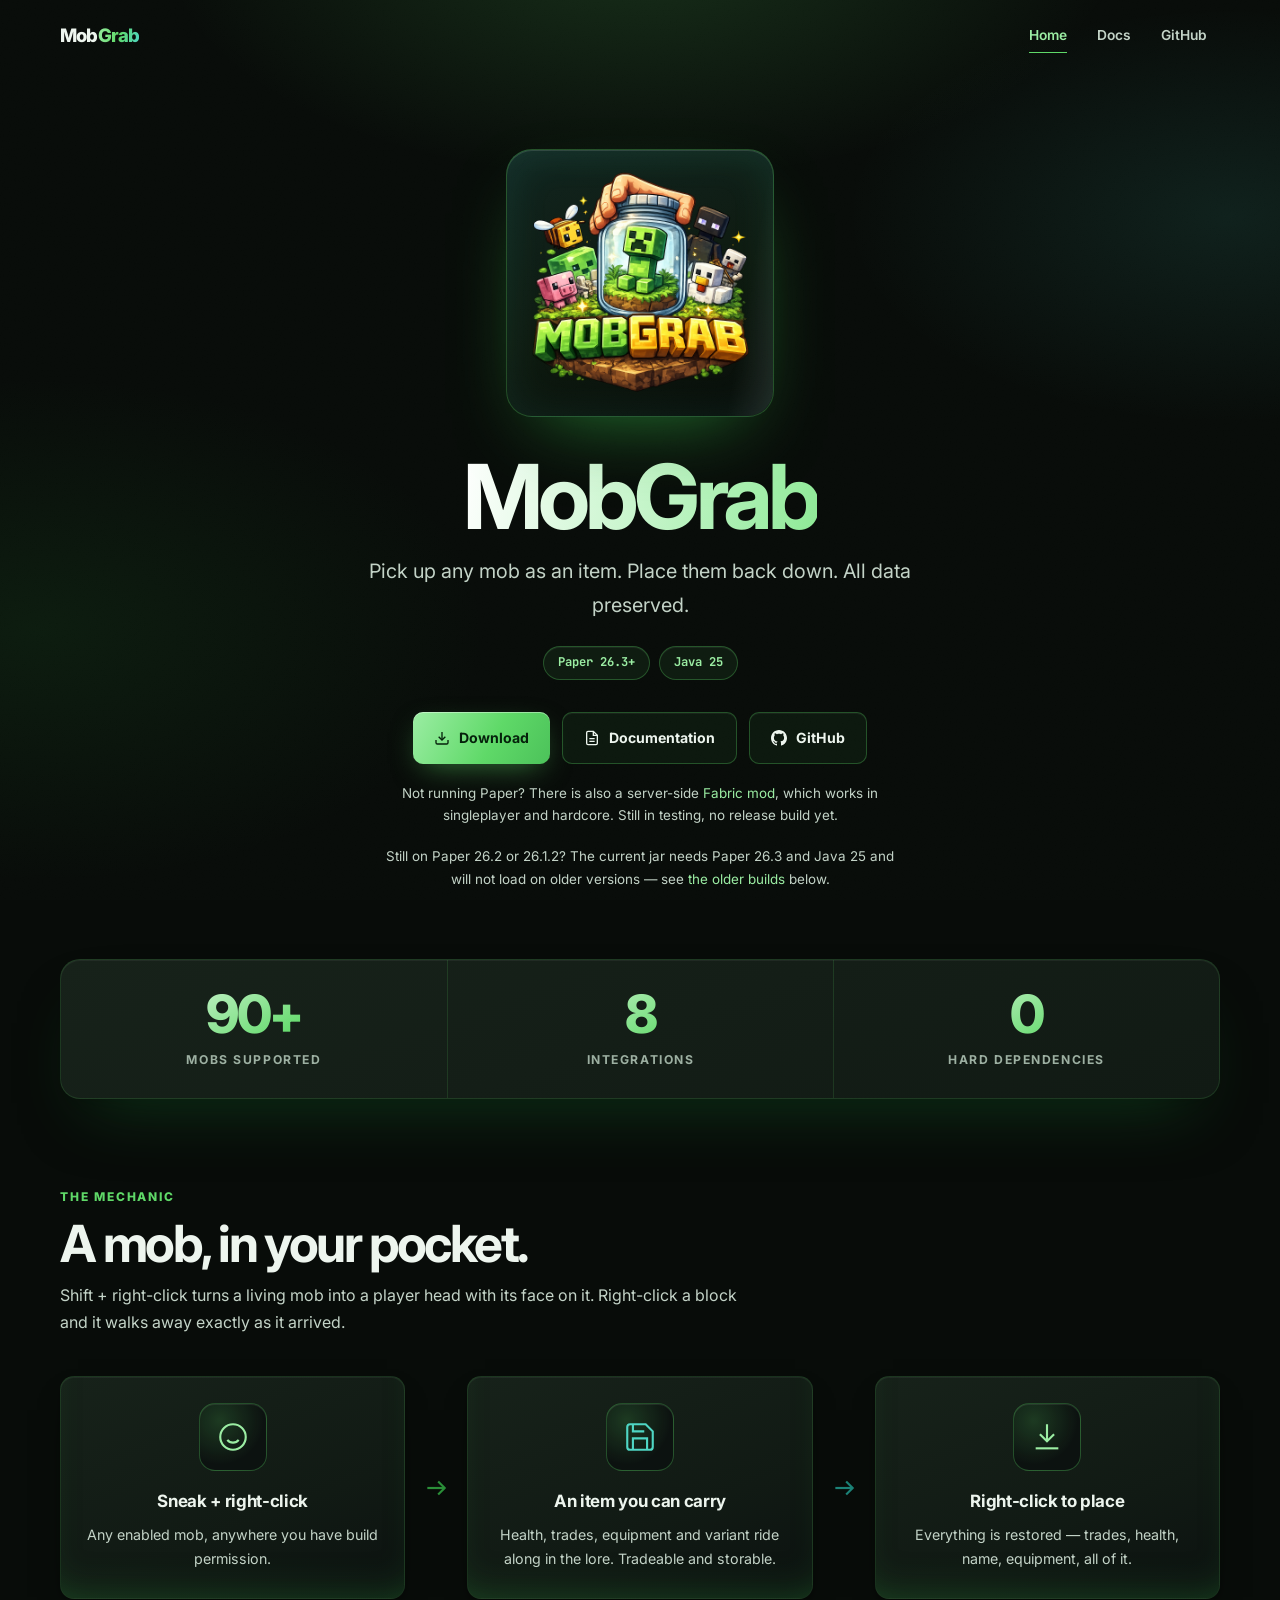
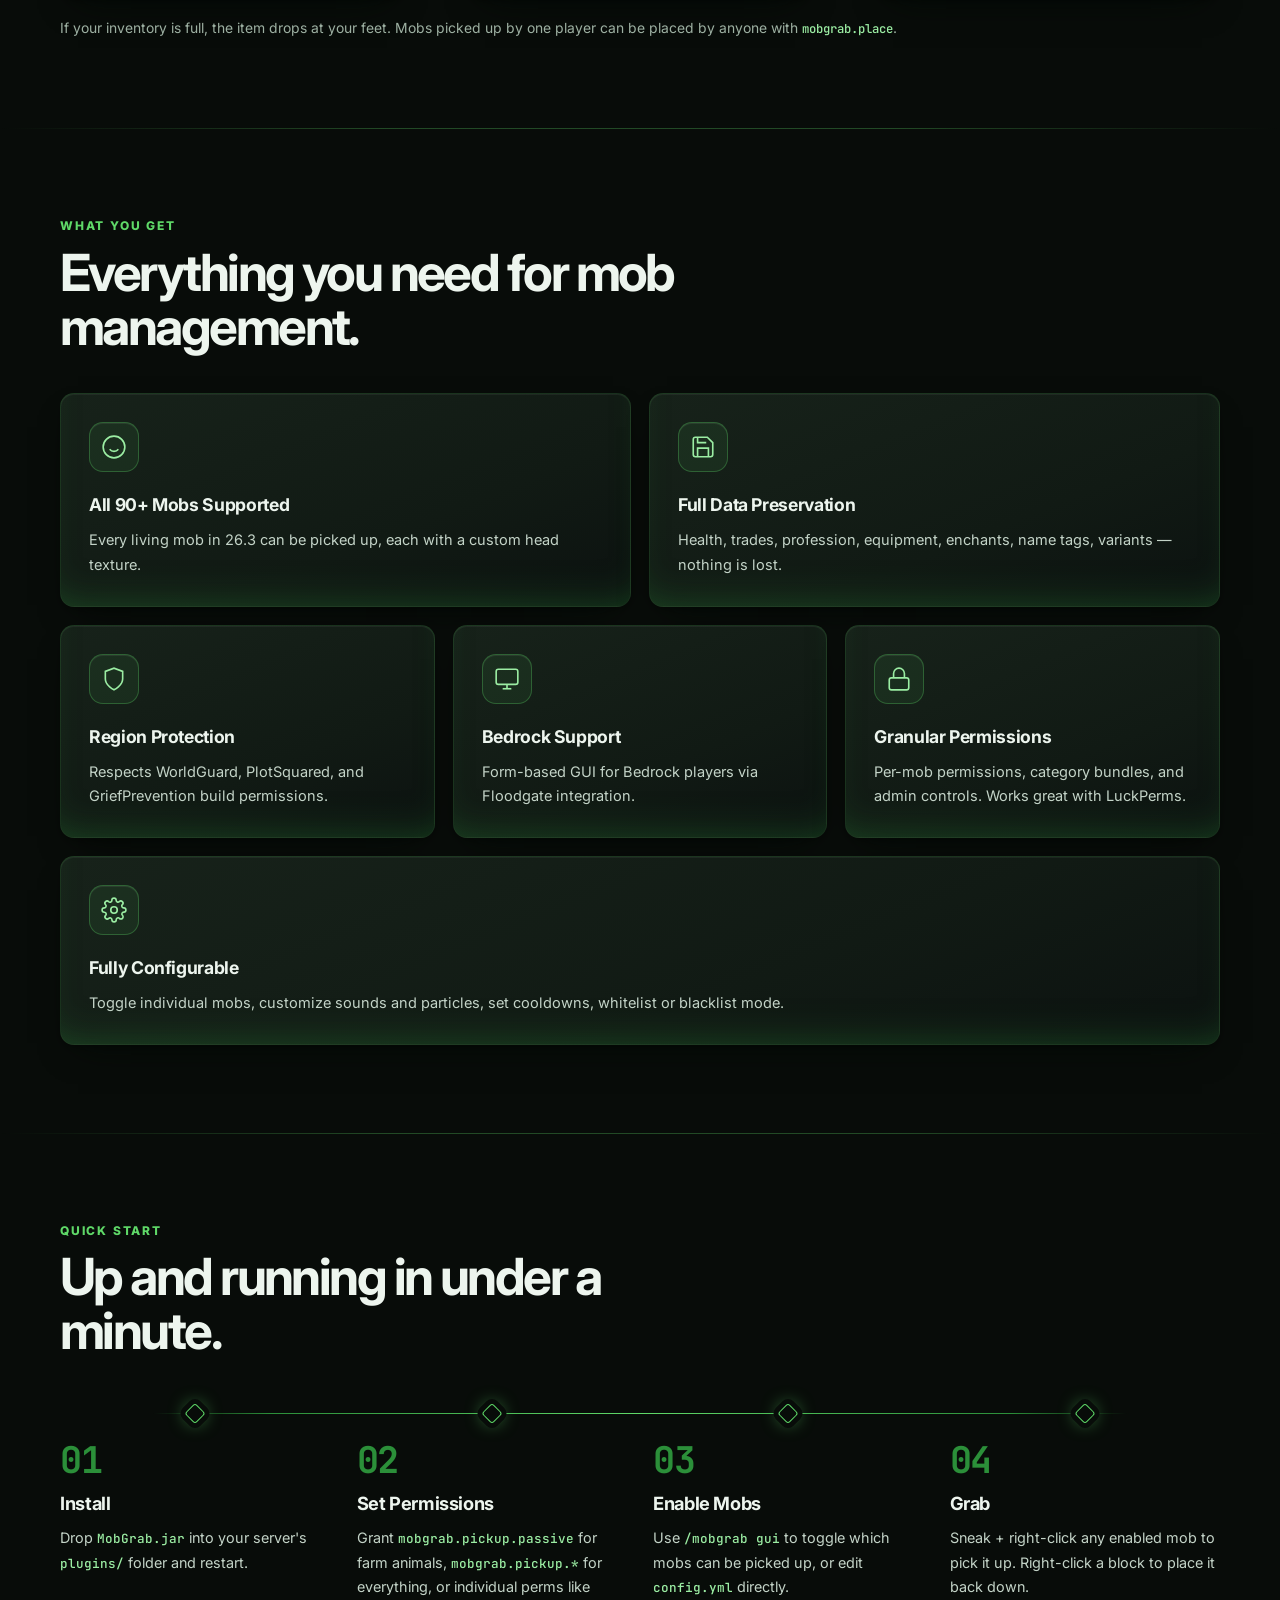
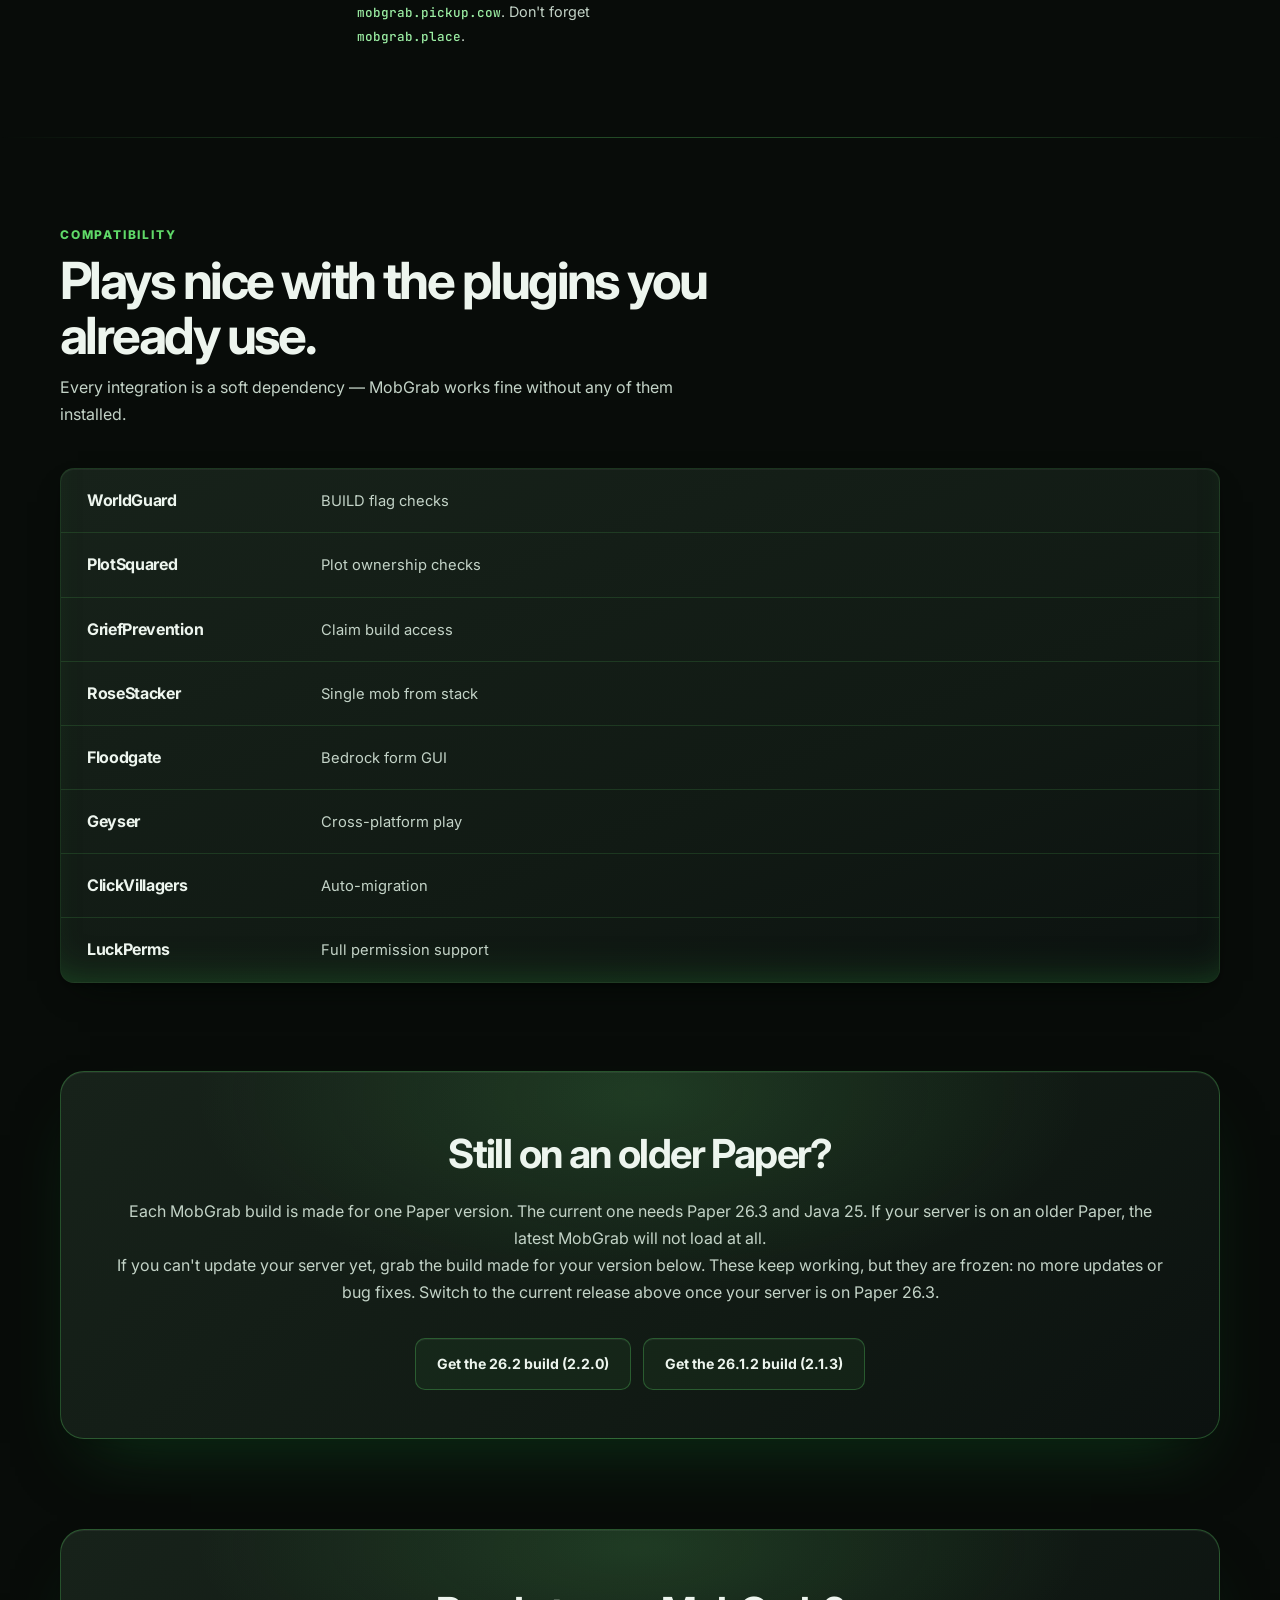
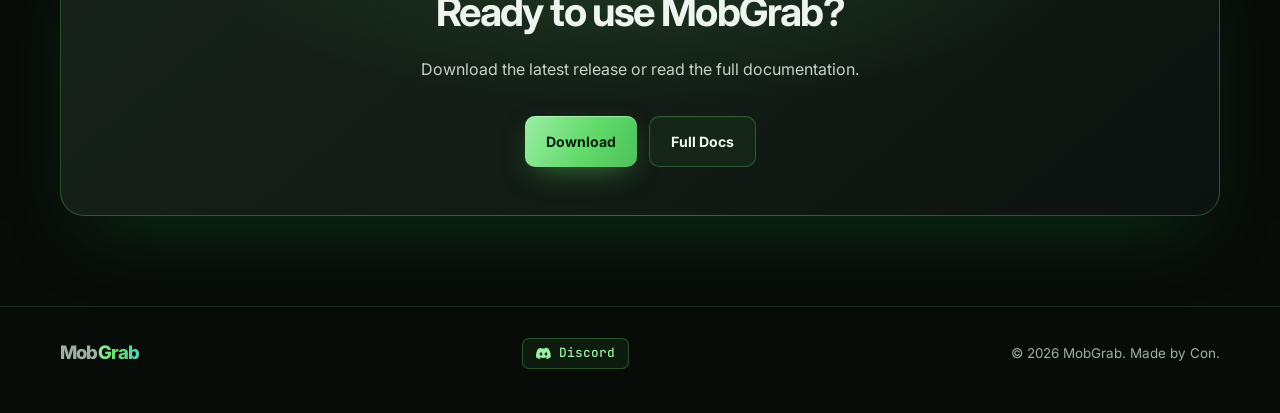
<file: index.html>
<!DOCTYPE html>
<html lang="en">
<head>
    <meta charset="UTF-8">
    <meta name="viewport" content="width=device-width, initial-scale=1.0">
    <title>MobGrab — Pick Up Any Mob</title>
    <meta name="description" content="MobGrab is a Paper plugin that lets players pick up any mob as an item and place them back down with all data preserved.">
    <meta name="theme-color" content="#080c09">
    <link rel="preconnect" href="https://fonts.googleapis.com">
    <link rel="preconnect" href="https://fonts.gstatic.com" crossorigin>
    <link href="https://fonts.googleapis.com/css2?family=Inter:wght@400;500;600;700;800&family=JetBrains+Mono:wght@500;600;700&display=swap" rel="stylesheet">
    <link rel="stylesheet" href="css/mobgrab.css">
</head>
<body>

<nav class="nav">
    <div class="nav-inner">
        <div class="nav-logo"><a href="index.html">Mob<span>Grab</span></a></div>
        <ul class="nav-links" id="nav-links">
            <li><a href="index.html" class="active">Home</a></li>
            <li><a href="docs.html">Docs</a></li>
            <li><a href="https://github.com/ThConMan/MobGrab">GitHub</a></li>
        </ul>
        <button class="nav-burger" aria-label="Menu" aria-expanded="false" aria-controls="nav-links">
            <span></span><span></span><span></span>
        </button>
    </div>
</nav>

<main>

    <!-- Hero -->
    <section class="plugin-hero">
        <div class="motes" aria-hidden="true"></div>
        <div class="jar">
            <img src="logo.png" alt="MobGrab" class="plugin-hero-logo">
        </div>
        <h1>MobGrab</h1>
        <p class="tagline">Pick up any mob as an item. Place them back down. All data preserved.</p>
        <div class="plugin-hero-meta">
            <span class="hero-badge" id="version-badge">Paper 26.3+</span>
            <span class="hero-badge">Java 25</span>
        </div>
        <div class="hero-buttons">
            <a href="https://github.com/ThConMan/MobGrab/releases/latest" class="btn btn-primary" id="download-btn">
                <svg width="16" height="16" viewBox="0 0 24 24" fill="none" stroke="currentColor" stroke-width="2"><path d="M21 15v4a2 2 0 01-2 2H5a2 2 0 01-2-2v-4"/><polyline points="7 10 12 15 17 10"/><line x1="12" y1="15" x2="12" y2="3"/></svg>
                Download
            </a>
            <a href="docs.html" class="btn btn-outline">
                <svg width="16" height="16" viewBox="0 0 24 24" fill="none" stroke="currentColor" stroke-width="2"><path d="M14 2H6a2 2 0 00-2 2v16a2 2 0 002 2h12a2 2 0 002-2V8z"/><polyline points="14 2 14 8 20 8"/><line x1="16" y1="13" x2="8" y2="13"/><line x1="16" y1="17" x2="8" y2="17"/></svg>
                Documentation
            </a>
            <a href="https://github.com/ThConMan/MobGrab" class="btn btn-outline">
                <svg width="16" height="16" viewBox="0 0 24 24" fill="currentColor"><path d="M12 0c-6.626 0-12 5.373-12 12 0 5.302 3.438 9.8 8.207 11.387.599.111.793-.261.793-.577v-2.234c-3.338.726-4.033-1.416-4.033-1.416-.546-1.387-1.333-1.756-1.333-1.756-1.089-.745.083-.729.083-.729 1.205.084 1.839 1.237 1.839 1.237 1.07 1.834 2.807 1.304 3.492.997.107-.775.418-1.305.762-1.604-2.665-.305-5.467-1.334-5.467-5.931 0-1.311.469-2.381 1.236-3.221-.124-.303-.535-1.524.117-3.176 0 0 1.008-.322 3.301 1.23.957-.266 1.983-.399 3.003-.404 1.02.005 2.047.138 3.006.404 2.291-1.552 3.297-1.23 3.297-1.23.653 1.653.242 2.874.118 3.176.77.84 1.235 1.911 1.235 3.221 0 4.609-2.807 5.624-5.479 5.921.43.372.823 1.102.823 2.222v3.293c0 .319.192.694.801.576 4.765-1.589 8.199-6.086 8.199-11.386 0-6.627-5.373-12-12-12z"/></svg>
                GitHub
            </a>
        </div>
        <p class="hero-aside">
            Not running Paper? There is also a server-side
            <a href="https://github.com/ThConMan/MobGrab-Fabric">Fabric mod</a>,
            which works in singleplayer and hardcore. Still in testing, no release build yet.
        </p>
        <p class="hero-aside">
            Still on Paper 26.2 or 26.1.2? The current jar needs Paper 26.3 and Java 25 and will not
            load on older versions &mdash; see <a href="#legacy">the older builds</a> below.
        </p>
    </section>

    <div class="statband" aria-label="At a glance">
        <div><b data-count="90" data-suffix="+">90+</b><span>MOBS SUPPORTED</span></div>
        <div><b data-count="8">8</b><span>INTEGRATIONS</span></div>
        <div><b data-count="0">0</b><span>HARD DEPENDENCIES</span></div>
    </div>

    <!-- The exchange -->
    <section class="section">
        <div class="section-head">
            <p class="eyebrow">THE MECHANIC</p>
            <h2 class="section-title">A mob, in your pocket.</h2>
            <p class="section-subtitle">Shift + right-click turns a living mob into a player head with its face on it. Right-click a block and it walks away exactly as it arrived.</p>
        </div>
        <div class="exchange">
            <article class="beat card-surface">
                <div class="beat-art" aria-hidden="true">
                    <svg viewBox="0 0 24 24" fill="none" stroke="var(--grass-bright)" stroke-width="1.5"><circle cx="12" cy="12" r="9"/><path d="M8 14s1.5 2 4 2 4-2 4-2"/><line x1="9" y1="9.5" x2="9.01" y2="9.5"/><line x1="15" y1="9.5" x2="15.01" y2="9.5"/></svg>
                </div>
                <h3>Sneak + right-click</h3>
                <p>Any enabled mob, anywhere you have build permission.</p>
            </article>

            <div class="arrow" aria-hidden="true">
                <svg viewBox="0 0 24 24" fill="none" stroke="currentColor" stroke-width="2"><line x1="4" y1="12" x2="20" y2="12"/><polyline points="14 6 20 12 14 18"/></svg>
            </div>

            <article class="beat card-surface">
                <div class="beat-art" aria-hidden="true">
                    <svg viewBox="0 0 24 24" fill="none" stroke="var(--glass)" stroke-width="1.5"><path d="M19 21H5a2 2 0 01-2-2V5a2 2 0 012-2h11l5 5v11a2 2 0 01-2 2z"/><polyline points="17 21 17 13 7 13 7 21"/><polyline points="7 3 7 8 15 8"/></svg>
                </div>
                <h3>An item you can carry</h3>
                <p>Health, trades, equipment and variant ride along in the lore. Tradeable and storable.</p>
            </article>

            <div class="arrow back" aria-hidden="true">
                <svg viewBox="0 0 24 24" fill="none" stroke="currentColor" stroke-width="2"><line x1="4" y1="12" x2="20" y2="12"/><polyline points="14 6 20 12 14 18"/></svg>
            </div>

            <article class="beat card-surface">
                <div class="beat-art" aria-hidden="true">
                    <svg viewBox="0 0 24 24" fill="none" stroke="var(--grass-bright)" stroke-width="1.5"><path d="M12 3v12"/><polyline points="7 10 12 15 17 10"/><path d="M4 20h16"/></svg>
                </div>
                <h3>Right-click to place</h3>
                <p>Everything is restored — trades, health, name, equipment, all of it.</p>
            </article>
        </div>
        <p class="fine-print">If your inventory is full, the item drops at your feet. Mobs picked up by one player can be placed by anyone with <span class="mono">mobgrab.place</span>.</p>
    </section>

    <!-- Features -->
    <section class="section">
        <div class="section-head">
            <p class="eyebrow">WHAT YOU GET</p>
            <h2 class="section-title">Everything you need for mob management.</h2>
        </div>
        <div class="bento">
            <article class="bento-wide card-surface">
                <div class="feature-icon-wrap">
                    <svg width="26" height="26" viewBox="0 0 24 24" fill="none" stroke="var(--grass-bright)" stroke-width="1.5"><circle cx="12" cy="12" r="10"/><path d="M8 14s1.5 2 4 2 4-2 4-2"/><line x1="9" y1="9" x2="9.01" y2="9"/><line x1="15" y1="9" x2="15.01" y2="9"/></svg>
                </div>
                <h3>All 90+ Mobs Supported</h3>
                <p>Every living mob in 26.3 can be picked up, each with a custom head texture.</p>
            </article>
            <article class="bento-wide card-surface">
                <div class="feature-icon-wrap">
                    <svg width="26" height="26" viewBox="0 0 24 24" fill="none" stroke="var(--grass-bright)" stroke-width="1.5"><path d="M19 21H5a2 2 0 01-2-2V5a2 2 0 012-2h11l5 5v11a2 2 0 01-2 2z"/><polyline points="17 21 17 13 7 13 7 21"/><polyline points="7 3 7 8 15 8"/></svg>
                </div>
                <h3>Full Data Preservation</h3>
                <p>Health, trades, profession, equipment, enchants, name tags, variants — nothing is lost.</p>
            </article>

            <article class="bento-third card-surface">
                <div class="feature-icon-wrap">
                    <svg width="26" height="26" viewBox="0 0 24 24" fill="none" stroke="var(--grass-bright)" stroke-width="1.5"><path d="M12 22s8-4 8-10V5l-8-3-8 3v7c0 6 8 10 8 10z"/></svg>
                </div>
                <h3>Region Protection</h3>
                <p>Respects WorldGuard, PlotSquared, and GriefPrevention build permissions.</p>
            </article>
            <article class="bento-third card-surface">
                <div class="feature-icon-wrap">
                    <svg width="26" height="26" viewBox="0 0 24 24" fill="none" stroke="var(--grass-bright)" stroke-width="1.5"><rect x="2" y="3" width="20" height="14" rx="2" ry="2"/><line x1="8" y1="21" x2="16" y2="21"/><line x1="12" y1="17" x2="12" y2="21"/></svg>
                </div>
                <h3>Bedrock Support</h3>
                <p>Form-based GUI for Bedrock players via Floodgate integration.</p>
            </article>
            <article class="bento-third card-surface">
                <div class="feature-icon-wrap">
                    <svg width="26" height="26" viewBox="0 0 24 24" fill="none" stroke="var(--grass-bright)" stroke-width="1.5"><rect x="3" y="11" width="18" height="11" rx="2" ry="2"/><path d="M7 11V7a5 5 0 0110 0v4"/></svg>
                </div>
                <h3>Granular Permissions</h3>
                <p>Per-mob permissions, category bundles, and admin controls. Works great with LuckPerms.</p>
            </article>

            <article class="bento-full card-surface">
                <div class="feature-icon-wrap">
                    <svg width="26" height="26" viewBox="0 0 24 24" fill="none" stroke="var(--grass-bright)" stroke-width="1.5"><circle cx="12" cy="12" r="3"/><path d="M19.4 15a1.65 1.65 0 00.33 1.82l.06.06a2 2 0 010 2.83 2 2 0 01-2.83 0l-.06-.06a1.65 1.65 0 00-1.82-.33 1.65 1.65 0 00-1 1.51V21a2 2 0 01-4 0v-.09A1.65 1.65 0 009 19.4a1.65 1.65 0 00-1.82.33l-.06.06a2 2 0 01-2.83-2.83l.06-.06a1.65 1.65 0 00.33-1.82 1.65 1.65 0 00-1.51-1H3a2 2 0 010-4h.09A1.65 1.65 0 004.6 9a1.65 1.65 0 00-.33-1.82l-.06-.06a2 2 0 012.83-2.83l.06.06a1.65 1.65 0 001.82.33H9a1.65 1.65 0 001-1.51V3a2 2 0 014 0v.09a1.65 1.65 0 001 1.51 1.65 1.65 0 001.82-.33l.06-.06a2 2 0 012.83 2.83l-.06.06a1.65 1.65 0 00-.33 1.82V9a1.65 1.65 0 001.51 1H21a2 2 0 010 4h-.09a1.65 1.65 0 00-1.51 1z"/></svg>
                </div>
                <h3>Fully Configurable</h3>
                <p>Toggle individual mobs, customize sounds and particles, set cooldowns, whitelist or blacklist mode.</p>
            </article>
        </div>
    </section>

    <!-- Quick Start -->
    <section class="section">
        <div class="section-head">
            <p class="eyebrow">QUICK START</p>
            <h2 class="section-title">Up and running in under a minute.</h2>
        </div>
        <div class="steps">
            <article class="step">
                <span class="step-number">01</span>
                <h3>Install</h3>
                <p>Drop <span class="mono">MobGrab.jar</span> into your server's <span class="mono">plugins/</span> folder and restart.</p>
            </article>
            <article class="step">
                <span class="step-number">02</span>
                <h3>Set Permissions</h3>
                <p>Grant <span class="mono">mobgrab.pickup.passive</span> for farm animals, <span class="mono">mobgrab.pickup.*</span> for everything, or individual perms like <span class="mono">mobgrab.pickup.cow</span>. Don't forget <span class="mono">mobgrab.place</span>.</p>
            </article>
            <article class="step">
                <span class="step-number">03</span>
                <h3>Enable Mobs</h3>
                <p>Use <span class="mono">/mobgrab gui</span> to toggle which mobs can be picked up, or edit <span class="mono">config.yml</span> directly.</p>
            </article>
            <article class="step">
                <span class="step-number">04</span>
                <h3>Grab</h3>
                <p>Sneak + right-click any enabled mob to pick it up. Right-click a block to place it back down.</p>
            </article>
        </div>
    </section>

    <!-- Compatibility -->
    <section class="section">
        <div class="section-head">
            <p class="eyebrow">COMPATIBILITY</p>
            <h2 class="section-title">Plays nice with the plugins you already use.</h2>
            <p class="section-subtitle">Every integration is a soft dependency — MobGrab works fine without any of them installed.</p>
        </div>
        <div class="compat card-surface">
            <div class="compat-row"><div class="compat-name">WorldGuard</div><p class="compat-desc">BUILD flag checks</p></div>
            <div class="compat-row"><div class="compat-name">PlotSquared</div><p class="compat-desc">Plot ownership checks</p></div>
            <div class="compat-row"><div class="compat-name">GriefPrevention</div><p class="compat-desc">Claim build access</p></div>
            <div class="compat-row"><div class="compat-name">RoseStacker</div><p class="compat-desc">Single mob from stack</p></div>
            <div class="compat-row"><div class="compat-name">Floodgate</div><p class="compat-desc">Bedrock form GUI</p></div>
            <div class="compat-row"><div class="compat-name">Geyser</div><p class="compat-desc">Cross-platform play</p></div>
            <div class="compat-row"><div class="compat-name">ClickVillagers</div><p class="compat-desc">Auto-migration</p></div>
            <div class="compat-row"><div class="compat-name">LuckPerms</div><p class="compat-desc">Full permission support</p></div>
        </div>
    </section>

    <!-- Legacy build -->
    <section class="cta-card" id="legacy">
        <h2>Still on an older Paper?</h2>
        <p>
            Each MobGrab build is made for one Paper version. The current one needs Paper 26.3 and
            Java 25. If your server is on an older Paper, the latest MobGrab will not load at all.
        </p>
        <p>
            If you can't update your server yet, grab the build made for your version below. These
            keep working, but they are frozen: no more updates or bug fixes. Switch to the current
            release above once your server is on Paper 26.3.
        </p>
        <div class="hero-buttons">
            <a href="https://github.com/ThConMan/MobGrab/releases/tag/v2.2.0" class="btn btn-outline">Get the 26.2 build (2.2.0)</a>
            <a href="https://github.com/ThConMan/MobGrab/releases/tag/v2.1.3" class="btn btn-outline">Get the 26.1.2 build (2.1.3)</a>
        </div>
    </section>

    <!-- CTA -->
    <section class="cta-card">
        <h2>Ready to use MobGrab?</h2>
        <p>Download the latest release or read the full documentation.</p>
        <div class="hero-buttons">
            <a href="https://github.com/ThConMan/MobGrab/releases/latest" class="btn btn-primary" id="download-btn-2">Download</a>
            <a href="docs.html" class="btn btn-outline">Full Docs</a>
        </div>
    </section>

</main>

<footer class="footer">
    <div class="footer-inner">
        <div class="nav-logo"><a href="index.html">Mob<span>Grab</span></a></div>
        <a class="discord-chip discord-live" href="https://discord.gg/TDkqURqAxu">
            <svg viewBox="0 0 24 24" fill="currentColor" aria-hidden="true"><path d="M20.317 4.369a19.79 19.79 0 00-4.885-1.515.074.074 0 00-.79.037c-.211.375-.445.865-.608 1.25a18.27 18.27 0 00-5.487 0 12.62 12.62 0 00-.617-1.25.077.077 0 00-.079-.037A19.736 19.736 0 003.677 4.37a.07.07 0 00-.32.027C.533 9.046-.32 13.58.099 18.057a.082.082 0 00.031.057 19.9 19.9 0 005.993 3.03.078.078 0 00.084-.028c.462-.63.874-1.295 1.226-1.994a.076.076 0 00-.041-.106 13.107 13.107 0 01-1.872-.892.077.077 0 01-.008-.128c.126-.094.252-.192.372-.291a.074.074 0 01.077-.01c3.928 1.793 8.18 1.793 12.062 0a.074.074 0 01.078.009c.12.099.246.198.373.292a.077.077 0 01-.006.127c-.598.349-1.22.645-1.873.891a.077.077 0 00-.41.107c.36.698.772 1.362 1.225 1.993a.076.076 0 00.084.028 19.839 19.839 0 006.002-3.03.077.077 0 00.032-.054c.5-5.177-.838-9.674-3.549-13.66a.061.061 0 00-.031-.03zM8.02 15.331c-1.182 0-2.157-1.085-2.157-2.419 0-1.333.956-2.419 2.157-2.419 1.21 0 2.176 1.096 2.157 2.42 0 1.333-.956 2.418-2.157 2.418zm7.975 0c-1.183 0-2.157-1.085-2.157-2.419 0-1.333.955-2.419 2.157-2.419 1.21 0 2.176 1.096 2.157 2.42 0 1.333-.946 2.418-2.157 2.418z"/></svg>
            Discord
        </a>
        <p>&copy; 2026 MobGrab. Made by Con.</p>
    </div>
</footer>

<script src="js/mobgrab.js" defer></script>
</body>
</html>
</file>
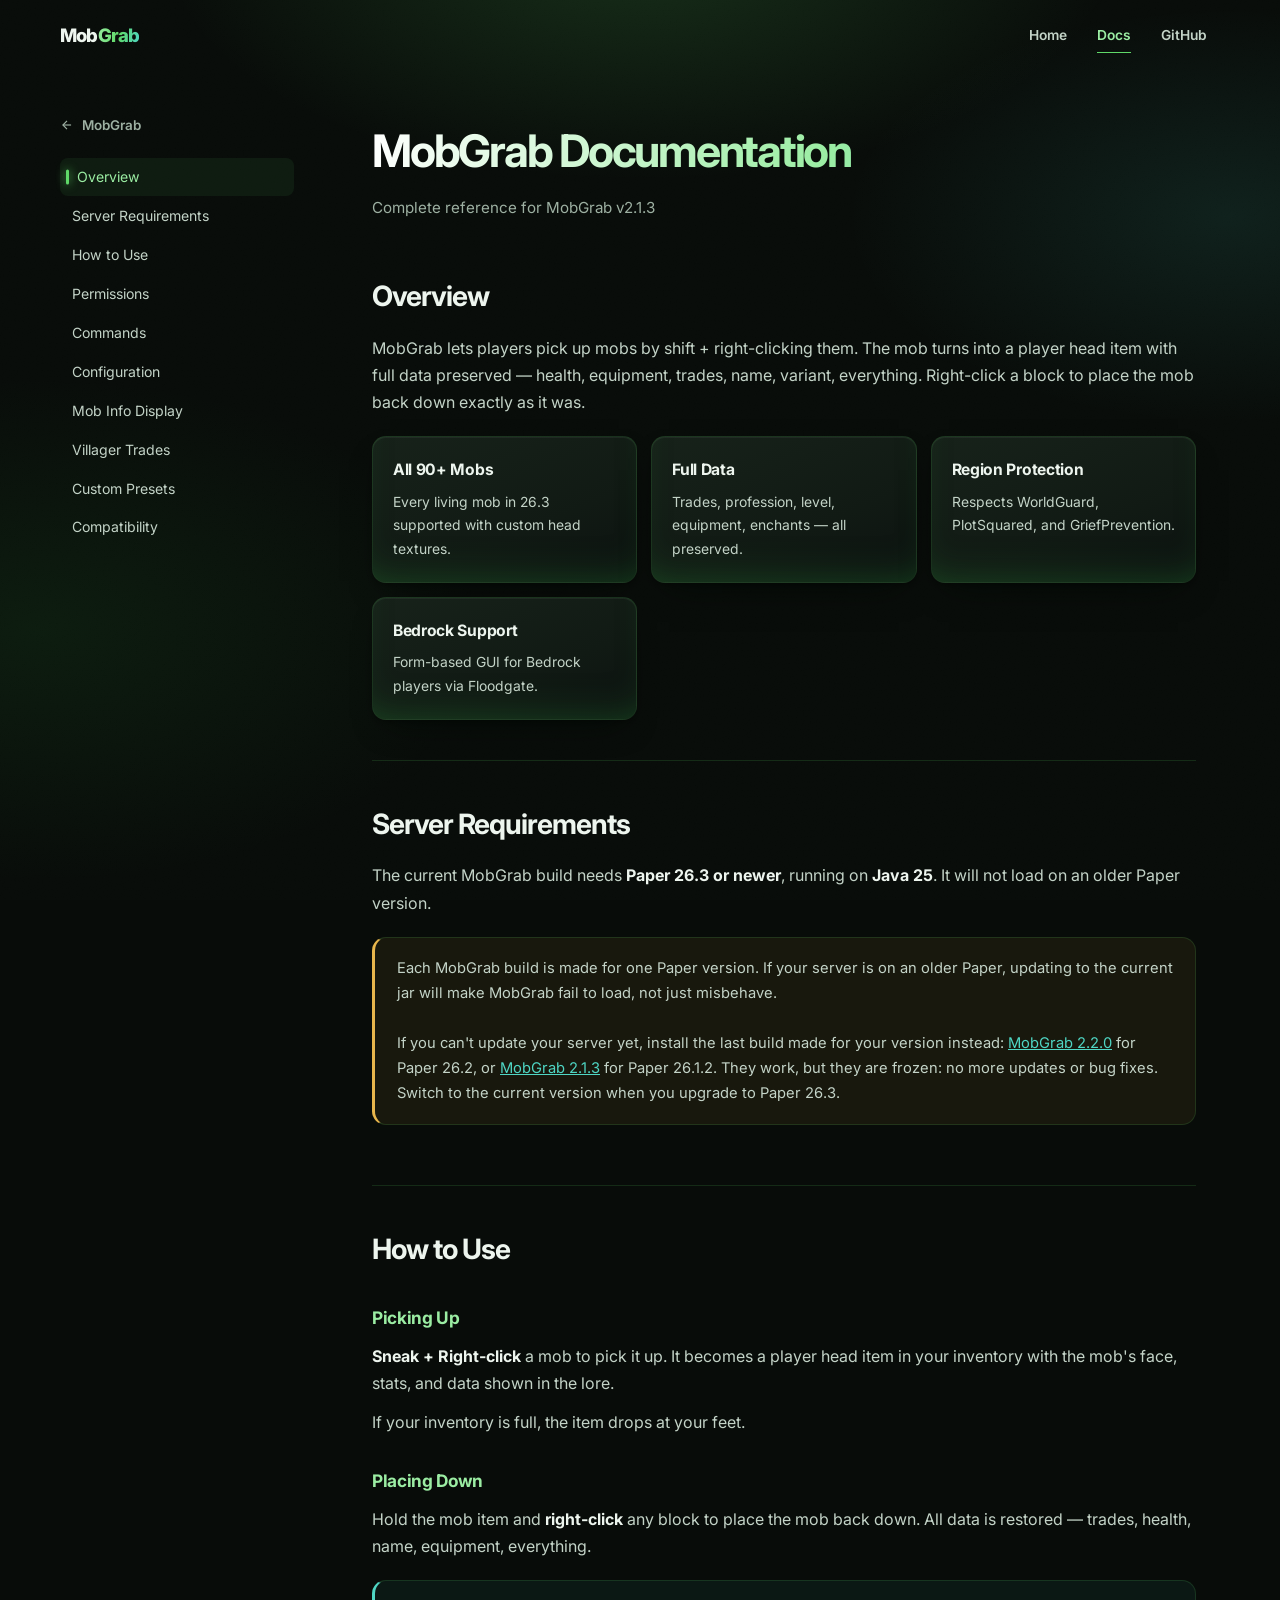
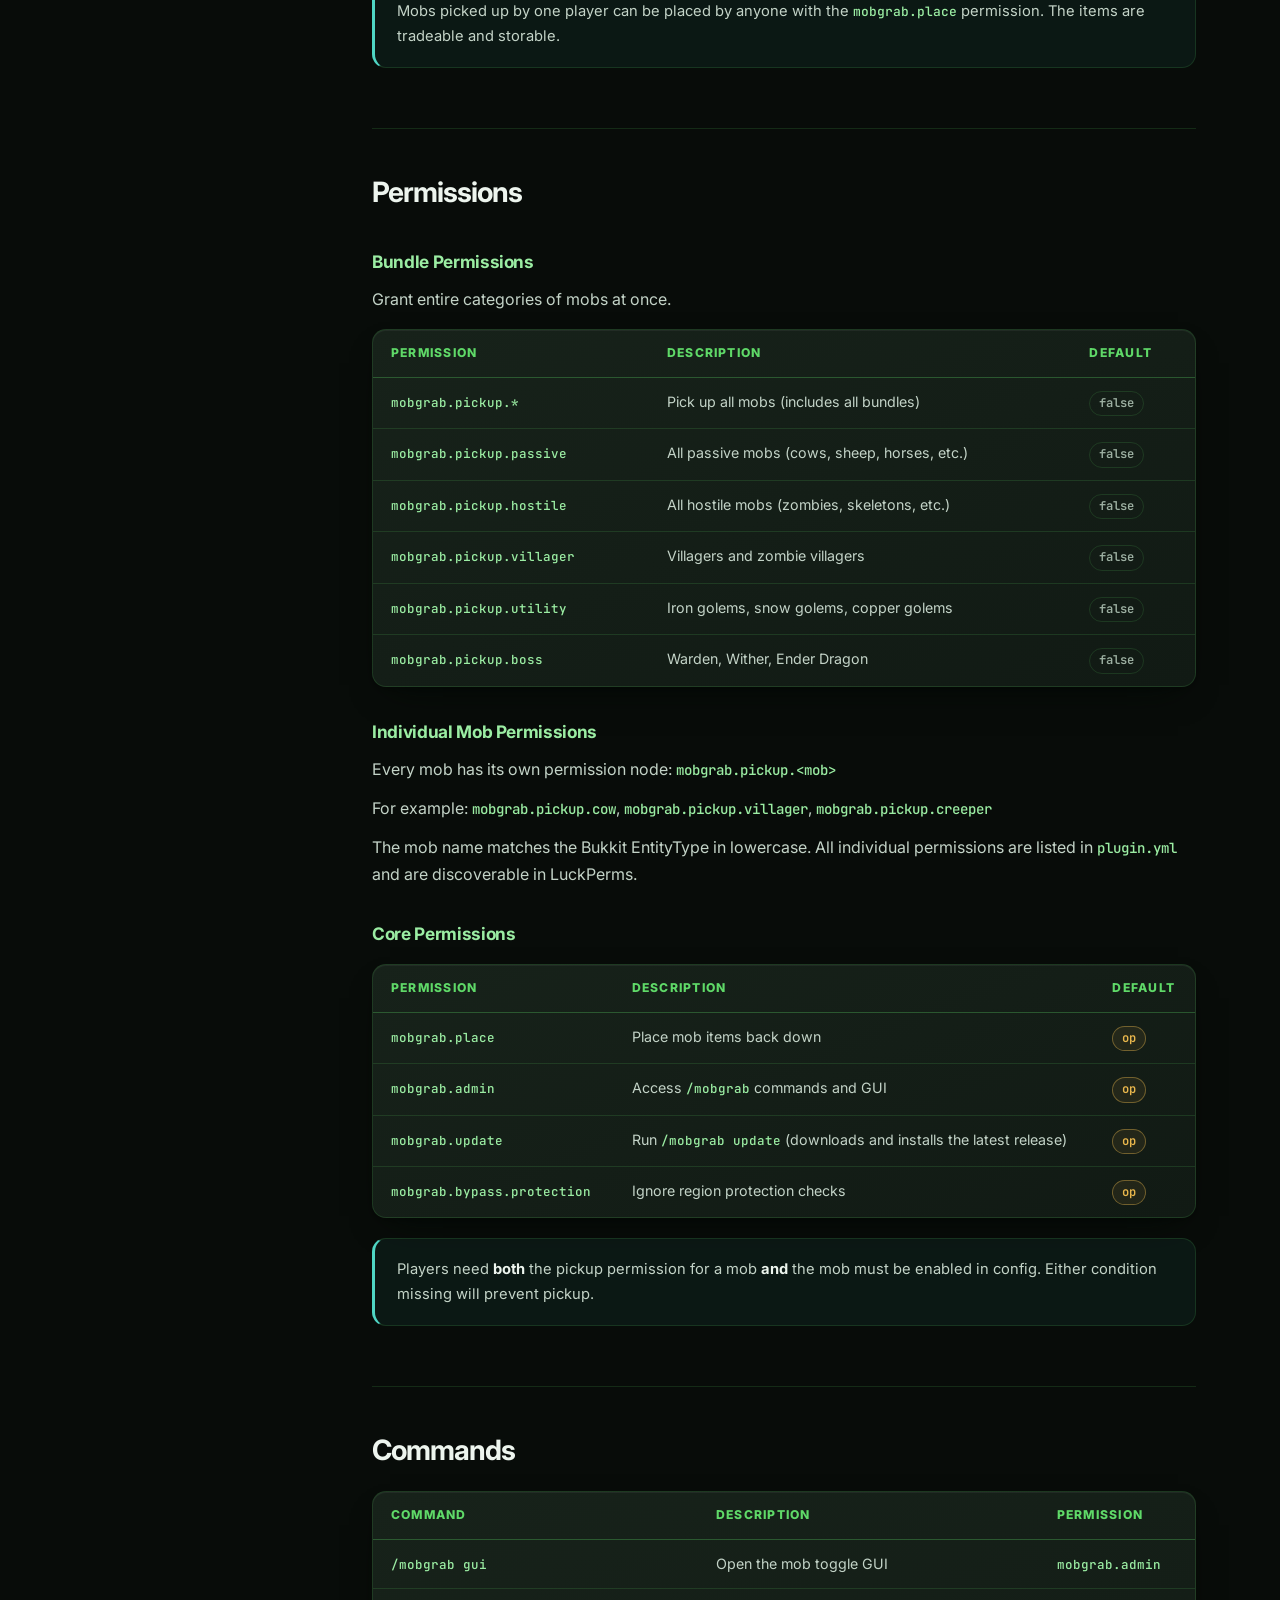
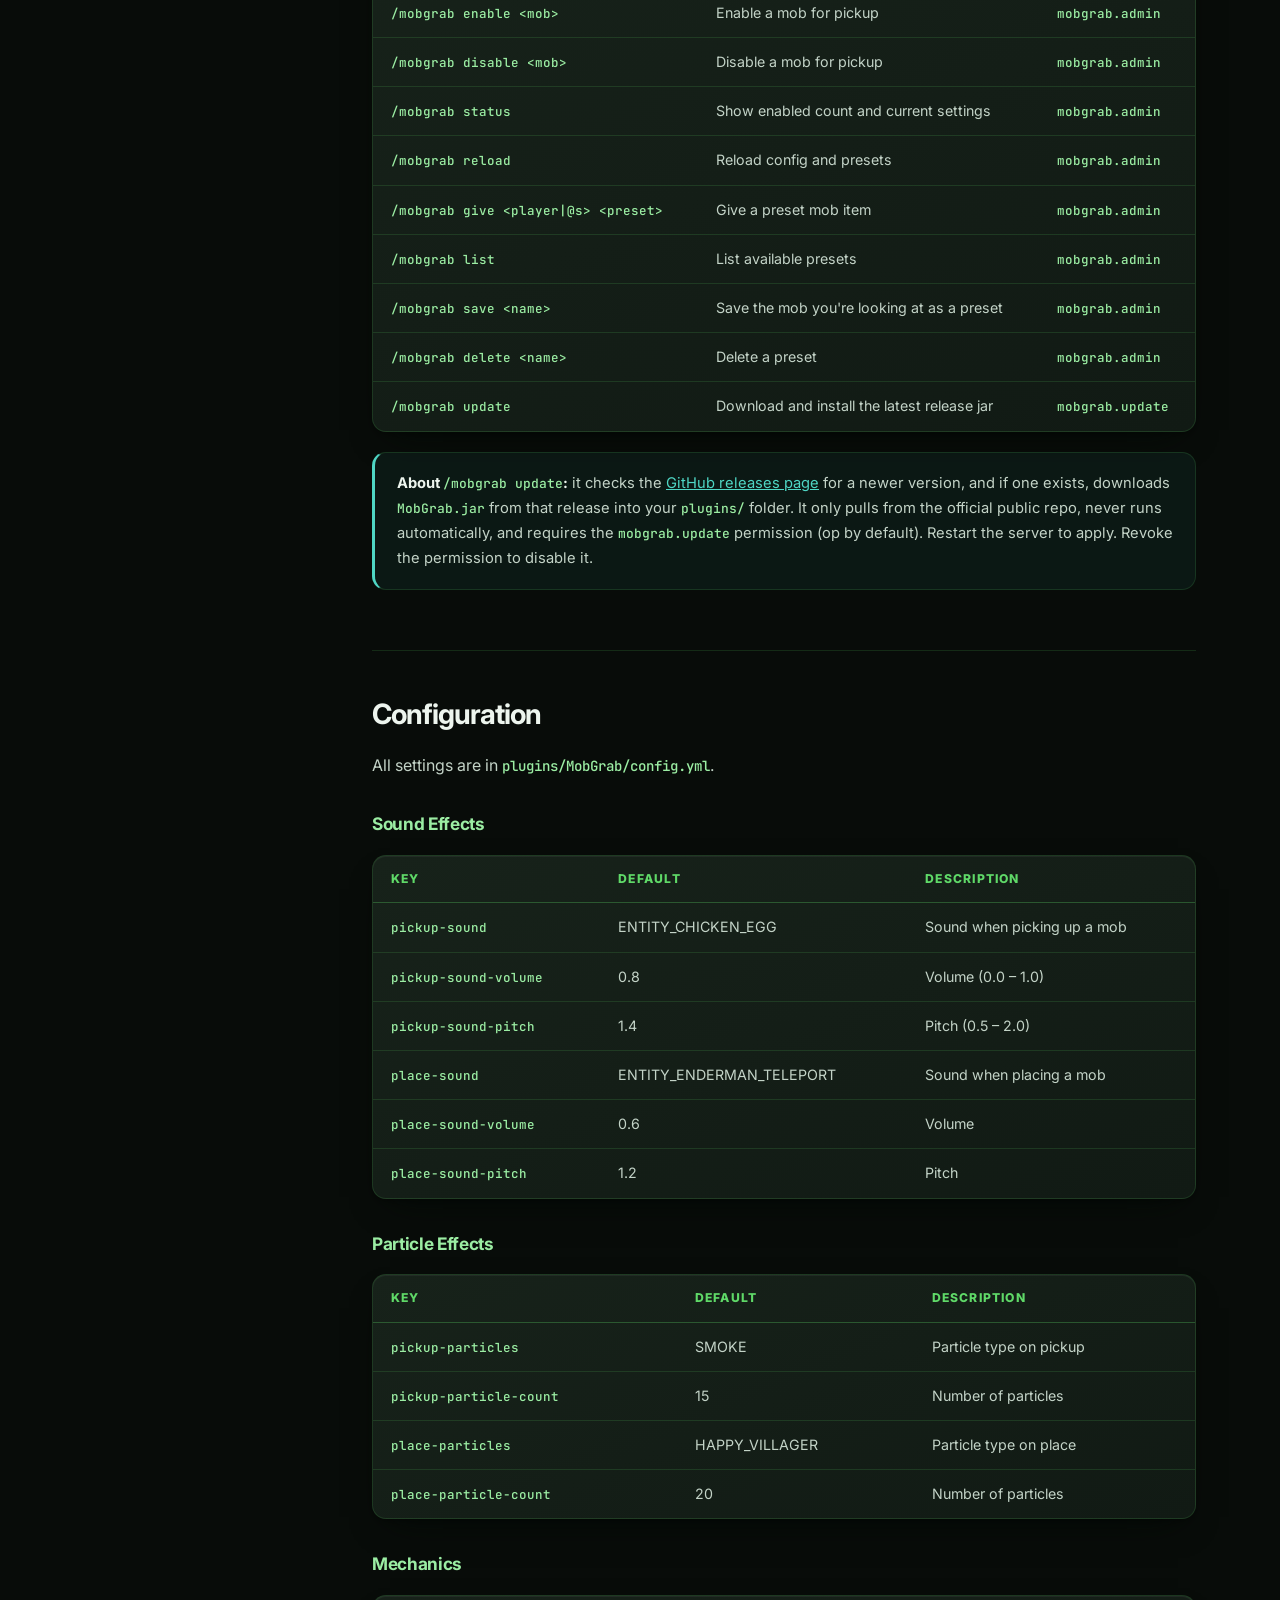
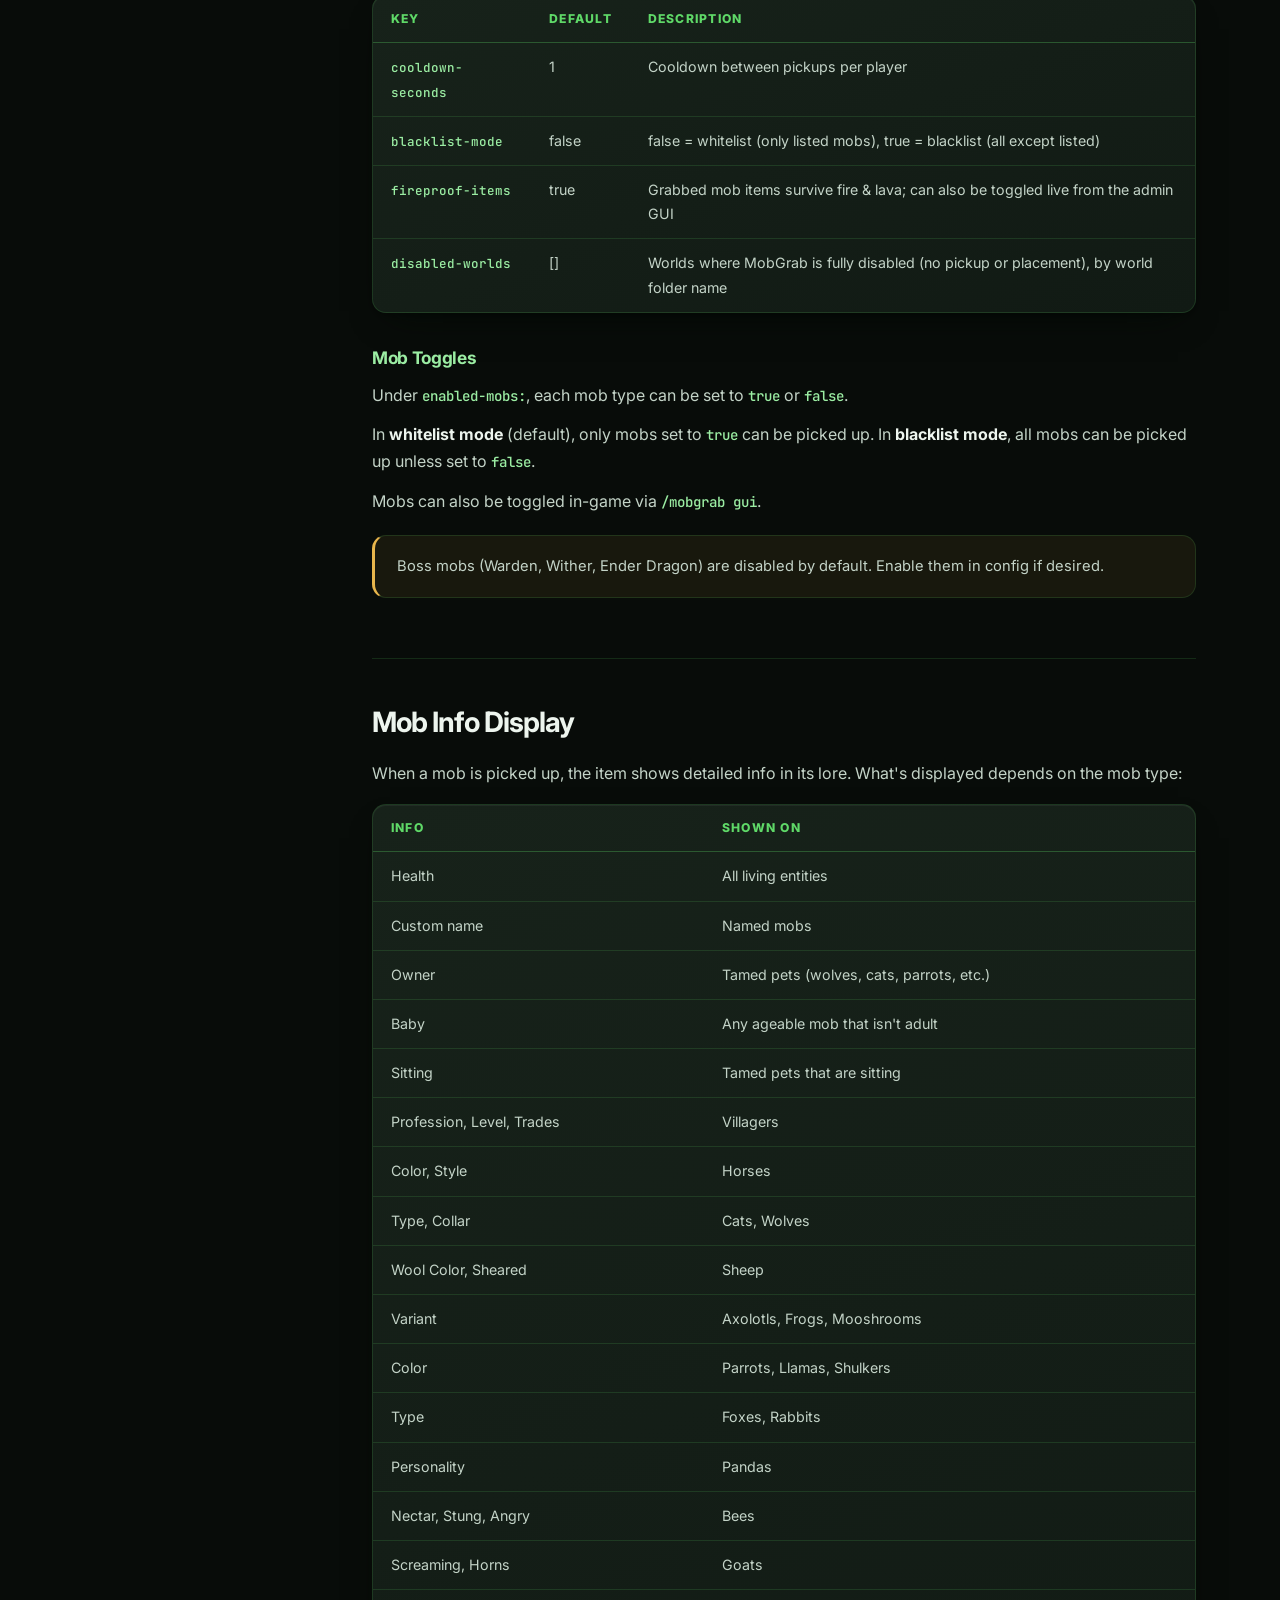
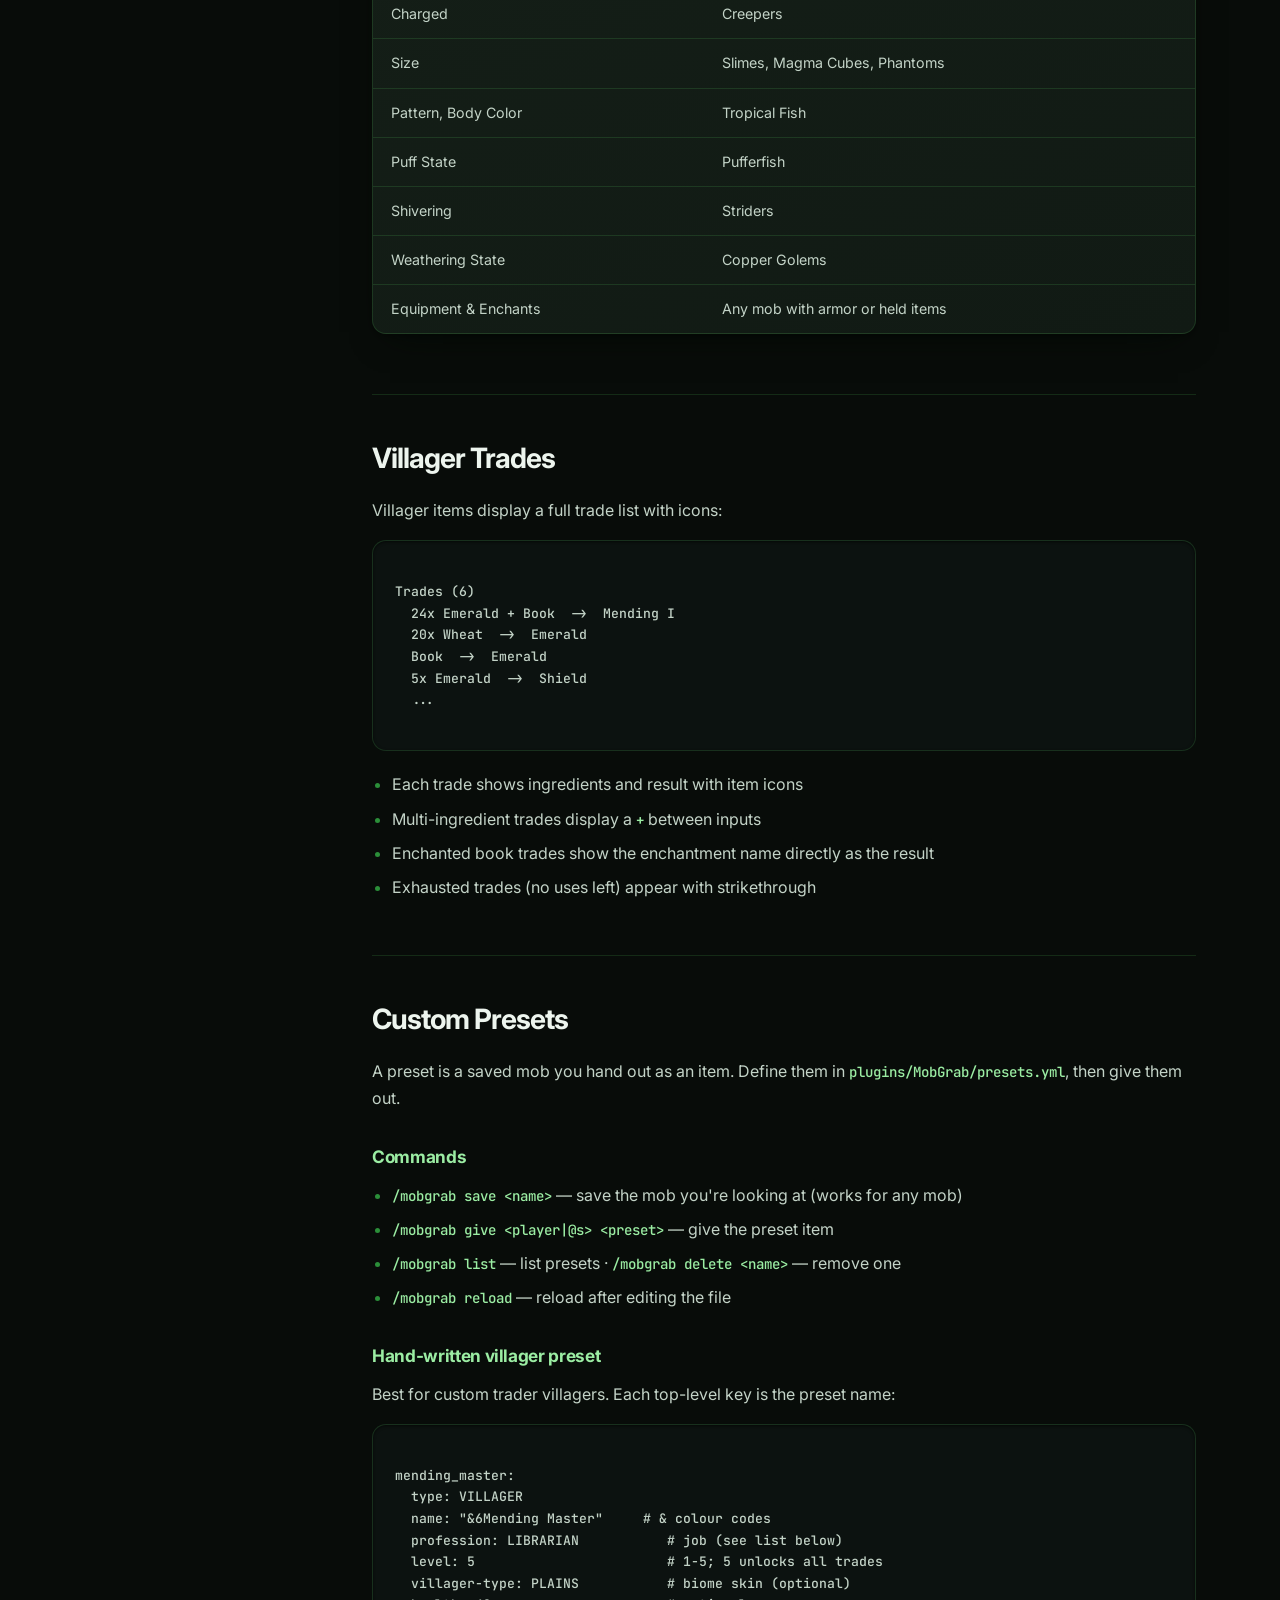
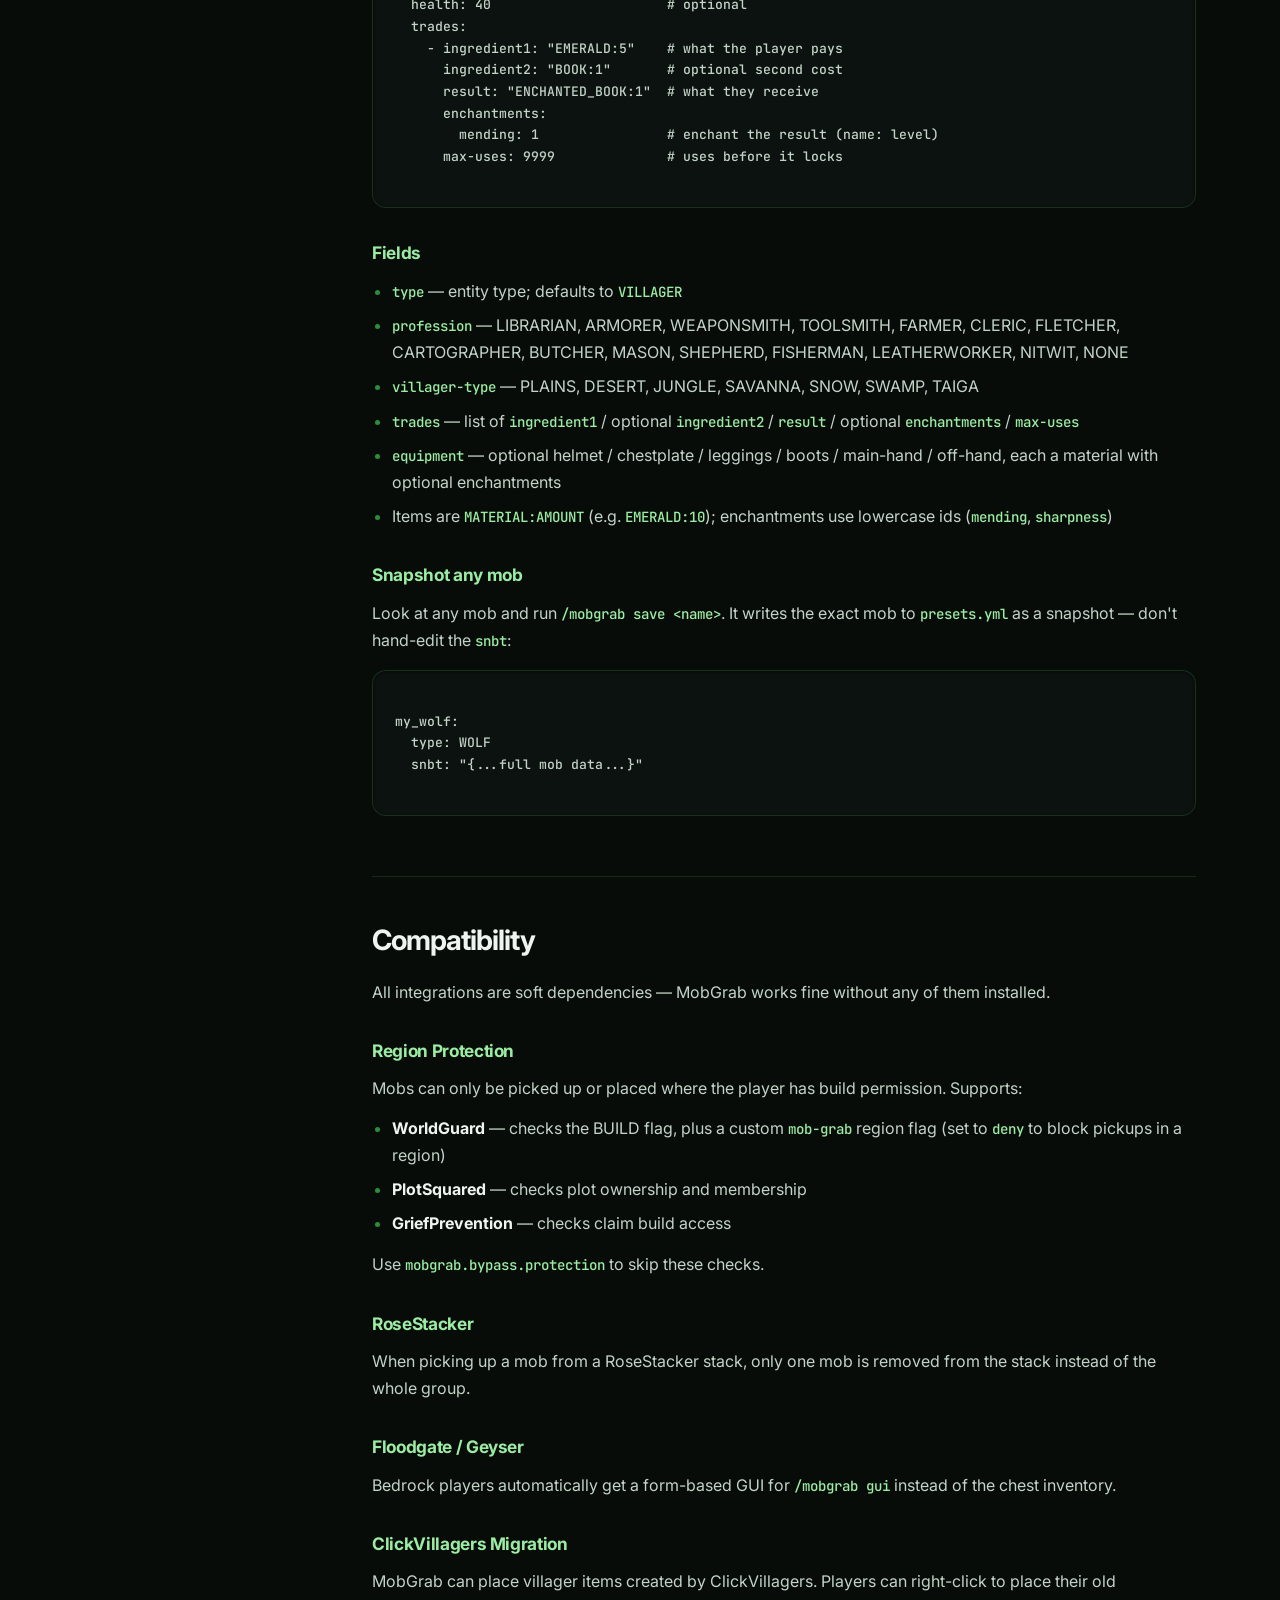
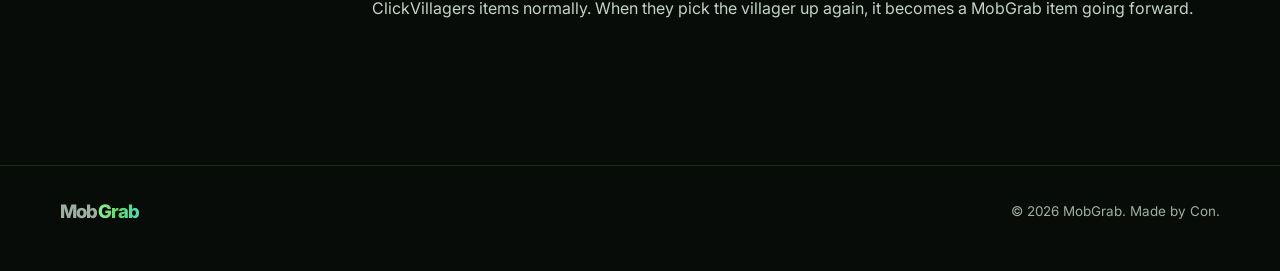
<file: docs.html>
<!DOCTYPE html>
<html lang="en">
<head>
    <meta charset="UTF-8">
    <meta name="viewport" content="width=device-width, initial-scale=1.0">
    <title>MobGrab Documentation</title>
    <meta name="description" content="Full documentation for MobGrab including permissions, commands, configuration, and compatibility.">
    <meta name="theme-color" content="#080c09">
    <link rel="preconnect" href="https://fonts.googleapis.com">
    <link rel="preconnect" href="https://fonts.gstatic.com" crossorigin>
    <link href="https://fonts.googleapis.com/css2?family=Inter:wght@400;500;600;700;800&family=JetBrains+Mono:wght@500;600;700&display=swap" rel="stylesheet">
    <link rel="stylesheet" href="css/mobgrab.css">
</head>
<body>

<nav class="nav">
    <div class="nav-inner">
        <div class="nav-logo"><a href="index.html">Mob<span>Grab</span></a></div>
        <ul class="nav-links" id="nav-links">
            <li><a href="index.html">Home</a></li>
            <li><a href="docs.html" class="active">Docs</a></li>
            <li><a href="https://github.com/ThConMan/MobGrab">GitHub</a></li>
        </ul>
        <button class="nav-burger" aria-label="Menu" aria-expanded="false" aria-controls="nav-links">
            <span></span><span></span><span></span>
        </button>
    </div>
</nav>

<div class="docs-layout">

    <!-- Sidebar TOC -->
    <aside class="docs-sidebar">
        <div class="docs-sidebar-header">
            <a href="index.html" class="docs-back">
                <svg width="14" height="14" viewBox="0 0 24 24" fill="none" stroke="currentColor" stroke-width="2"><line x1="19" y1="12" x2="5" y2="12"/><polyline points="12 19 5 12 12 5"/></svg>
                MobGrab
            </a>
        </div>
        <nav class="docs-toc">
            <a href="#overview">Overview</a>
            <a href="#requirements">Server Requirements</a>
            <a href="#usage">How to Use</a>
            <a href="#permissions">Permissions</a>
            <a href="#commands">Commands</a>
            <a href="#config">Configuration</a>
            <a href="#mob-info">Mob Info Display</a>
            <a href="#trades">Villager Trades</a>
            <a href="#presets">Custom Presets</a>
            <a href="#compatibility">Compatibility</a>
        </nav>
    </aside>

    <!-- Main Content -->
    <main class="docs-content">

        <h1 class="docs-title">MobGrab Documentation</h1>
        <p class="docs-subtitle">Complete reference for MobGrab <span id="docs-version">v2.1.3</span></p>

        <section id="overview" class="docs-section">
            <h2>Overview</h2>
            <p>MobGrab lets players pick up mobs by shift + right-clicking them. The mob turns into a player head item with full data preserved — health, equipment, trades, name, variant, everything. Right-click a block to place the mob back down exactly as it was.</p>
            <div class="docs-grid">
                <div class="docs-grid-item">
                    <h4>All 90+ Mobs</h4>
                    <p>Every living mob in 26.3 supported with custom head textures.</p>
                </div>
                <div class="docs-grid-item">
                    <h4>Full Data</h4>
                    <p>Trades, profession, level, equipment, enchants — all preserved.</p>
                </div>
                <div class="docs-grid-item">
                    <h4>Region Protection</h4>
                    <p>Respects WorldGuard, PlotSquared, and GriefPrevention.</p>
                </div>
                <div class="docs-grid-item">
                    <h4>Bedrock Support</h4>
                    <p>Form-based GUI for Bedrock players via Floodgate.</p>
                </div>
            </div>
        </section>

        <section id="requirements" class="docs-section">
            <h2>Server Requirements</h2>
            <p>The current MobGrab build needs <strong>Paper 26.3 or newer</strong>, running on <strong>Java 25</strong>. It will not load on an older Paper version.</p>
            <div class="docs-callout docs-callout-warn">
                Each MobGrab build is made for one Paper version. If your server is on an older Paper, updating to the current jar will make MobGrab fail to load, not just misbehave.
                <br><br>
                If you can't update your server yet, install the last build made for your version instead: <a href="https://github.com/ThConMan/MobGrab/releases/tag/v2.2.0">MobGrab 2.2.0</a> for Paper 26.2, or <a href="https://github.com/ThConMan/MobGrab/releases/tag/v2.1.3">MobGrab 2.1.3</a> for Paper 26.1.2. They work, but they are frozen: no more updates or bug fixes. Switch to the current version when you upgrade to Paper 26.3.
            </div>
        </section>

        <section id="usage" class="docs-section">
            <h2>How to Use</h2>
            <h3>Picking Up</h3>
            <p><strong>Sneak + Right-click</strong> a mob to pick it up. It becomes a player head item in your inventory with the mob's face, stats, and data shown in the lore.</p>
            <p>If your inventory is full, the item drops at your feet.</p>

            <h3>Placing Down</h3>
            <p>Hold the mob item and <strong>right-click</strong> any block to place the mob back down. All data is restored — trades, health, name, equipment, everything.</p>

            <div class="docs-callout">
                Mobs picked up by one player can be placed by anyone with the <span class="mono">mobgrab.place</span> permission. The items are tradeable and storable.
            </div>
        </section>

        <section id="permissions" class="docs-section">
            <h2>Permissions</h2>

            <h3>Bundle Permissions</h3>
            <p>Grant entire categories of mobs at once.</p>
            <div class="docs-table-wrap">
                <table class="docs-table">
                    <thead><tr><th>Permission</th><th>Description</th><th>Default</th></tr></thead>
                    <tbody>
                        <tr><td><span class="mono">mobgrab.pickup.*</span></td><td>Pick up all mobs (includes all bundles)</td><td><span class="docs-tag">false</span></td></tr>
                        <tr><td><span class="mono">mobgrab.pickup.passive</span></td><td>All passive mobs (cows, sheep, horses, etc.)</td><td><span class="docs-tag">false</span></td></tr>
                        <tr><td><span class="mono">mobgrab.pickup.hostile</span></td><td>All hostile mobs (zombies, skeletons, etc.)</td><td><span class="docs-tag">false</span></td></tr>
                        <tr><td><span class="mono">mobgrab.pickup.villager</span></td><td>Villagers and zombie villagers</td><td><span class="docs-tag">false</span></td></tr>
                        <tr><td><span class="mono">mobgrab.pickup.utility</span></td><td>Iron golems, snow golems, copper golems</td><td><span class="docs-tag">false</span></td></tr>
                        <tr><td><span class="mono">mobgrab.pickup.boss</span></td><td>Warden, Wither, Ender Dragon</td><td><span class="docs-tag">false</span></td></tr>
                    </tbody>
                </table>
            </div>

            <h3>Individual Mob Permissions</h3>
            <p>Every mob has its own permission node: <span class="mono">mobgrab.pickup.&lt;mob&gt;</span></p>
            <p>For example: <span class="mono">mobgrab.pickup.cow</span>, <span class="mono">mobgrab.pickup.villager</span>, <span class="mono">mobgrab.pickup.creeper</span></p>
            <p>The mob name matches the Bukkit EntityType in lowercase. All individual permissions are listed in <span class="mono">plugin.yml</span> and are discoverable in LuckPerms.</p>

            <h3>Core Permissions</h3>
            <div class="docs-table-wrap">
                <table class="docs-table">
                    <thead><tr><th>Permission</th><th>Description</th><th>Default</th></tr></thead>
                    <tbody>
                        <tr><td><span class="mono">mobgrab.place</span></td><td>Place mob items back down</td><td><span class="docs-tag docs-tag-op">op</span></td></tr>
                        <tr><td><span class="mono">mobgrab.admin</span></td><td>Access <span class="mono">/mobgrab</span> commands and GUI</td><td><span class="docs-tag docs-tag-op">op</span></td></tr>
                        <tr><td><span class="mono">mobgrab.update</span></td><td>Run <span class="mono">/mobgrab update</span> (downloads and installs the latest release)</td><td><span class="docs-tag docs-tag-op">op</span></td></tr>
                        <tr><td><span class="mono">mobgrab.bypass.protection</span></td><td>Ignore region protection checks</td><td><span class="docs-tag docs-tag-op">op</span></td></tr>
                    </tbody>
                </table>
            </div>

            <div class="docs-callout">
                Players need <strong>both</strong> the pickup permission for a mob <strong>and</strong> the mob must be enabled in config. Either condition missing will prevent pickup.
            </div>
        </section>

        <section id="commands" class="docs-section">
            <h2>Commands</h2>
            <div class="docs-table-wrap">
                <table class="docs-table">
                    <thead><tr><th>Command</th><th>Description</th><th>Permission</th></tr></thead>
                    <tbody>
                        <tr><td><span class="mono">/mobgrab gui</span></td><td>Open the mob toggle GUI</td><td><span class="mono">mobgrab.admin</span></td></tr>
                        <tr><td><span class="mono">/mobgrab enable &lt;mob&gt;</span></td><td>Enable a mob for pickup</td><td><span class="mono">mobgrab.admin</span></td></tr>
                        <tr><td><span class="mono">/mobgrab disable &lt;mob&gt;</span></td><td>Disable a mob for pickup</td><td><span class="mono">mobgrab.admin</span></td></tr>
                        <tr><td><span class="mono">/mobgrab status</span></td><td>Show enabled count and current settings</td><td><span class="mono">mobgrab.admin</span></td></tr>
                        <tr><td><span class="mono">/mobgrab reload</span></td><td>Reload config and presets</td><td><span class="mono">mobgrab.admin</span></td></tr>
                        <tr><td><span class="mono">/mobgrab give &lt;player|@s&gt; &lt;preset&gt;</span></td><td>Give a preset mob item</td><td><span class="mono">mobgrab.admin</span></td></tr>
                        <tr><td><span class="mono">/mobgrab list</span></td><td>List available presets</td><td><span class="mono">mobgrab.admin</span></td></tr>
                        <tr><td><span class="mono">/mobgrab save &lt;name&gt;</span></td><td>Save the mob you're looking at as a preset</td><td><span class="mono">mobgrab.admin</span></td></tr>
                        <tr><td><span class="mono">/mobgrab delete &lt;name&gt;</span></td><td>Delete a preset</td><td><span class="mono">mobgrab.admin</span></td></tr>
                        <tr><td><span class="mono">/mobgrab update</span></td><td>Download and install the latest release jar</td><td><span class="mono">mobgrab.update</span></td></tr>
                    </tbody>
                </table>
            </div>

            <div class="docs-callout">
                <strong>About <span class="mono">/mobgrab update</span>:</strong> it checks the
                <a href="https://github.com/ThConMan/MobGrab/releases">GitHub releases page</a> for a newer
                version, and if one exists, downloads <span class="mono">MobGrab.jar</span> from that release
                into your <span class="mono">plugins/</span> folder. It only pulls from the official public
                repo, never runs automatically, and requires the <span class="mono">mobgrab.update</span>
                permission (op by default). Restart the server to apply. Revoke the permission to disable it.
            </div>
        </section>

        <section id="config" class="docs-section">
            <h2>Configuration</h2>
            <p>All settings are in <span class="mono">plugins/MobGrab/config.yml</span>.</p>

            <h3>Sound Effects</h3>
            <div class="docs-table-wrap">
                <table class="docs-table">
                    <thead><tr><th>Key</th><th>Default</th><th>Description</th></tr></thead>
                    <tbody>
                        <tr><td><span class="mono">pickup-sound</span></td><td>ENTITY_CHICKEN_EGG</td><td>Sound when picking up a mob</td></tr>
                        <tr><td><span class="mono">pickup-sound-volume</span></td><td>0.8</td><td>Volume (0.0 – 1.0)</td></tr>
                        <tr><td><span class="mono">pickup-sound-pitch</span></td><td>1.4</td><td>Pitch (0.5 – 2.0)</td></tr>
                        <tr><td><span class="mono">place-sound</span></td><td>ENTITY_ENDERMAN_TELEPORT</td><td>Sound when placing a mob</td></tr>
                        <tr><td><span class="mono">place-sound-volume</span></td><td>0.6</td><td>Volume</td></tr>
                        <tr><td><span class="mono">place-sound-pitch</span></td><td>1.2</td><td>Pitch</td></tr>
                    </tbody>
                </table>
            </div>

            <h3>Particle Effects</h3>
            <div class="docs-table-wrap">
                <table class="docs-table">
                    <thead><tr><th>Key</th><th>Default</th><th>Description</th></tr></thead>
                    <tbody>
                        <tr><td><span class="mono">pickup-particles</span></td><td>SMOKE</td><td>Particle type on pickup</td></tr>
                        <tr><td><span class="mono">pickup-particle-count</span></td><td>15</td><td>Number of particles</td></tr>
                        <tr><td><span class="mono">place-particles</span></td><td>HAPPY_VILLAGER</td><td>Particle type on place</td></tr>
                        <tr><td><span class="mono">place-particle-count</span></td><td>20</td><td>Number of particles</td></tr>
                    </tbody>
                </table>
            </div>

            <h3>Mechanics</h3>
            <div class="docs-table-wrap">
                <table class="docs-table">
                    <thead><tr><th>Key</th><th>Default</th><th>Description</th></tr></thead>
                    <tbody>
                        <tr><td><span class="mono">cooldown-seconds</span></td><td>1</td><td>Cooldown between pickups per player</td></tr>
                        <tr><td><span class="mono">blacklist-mode</span></td><td>false</td><td>false = whitelist (only listed mobs), true = blacklist (all except listed)</td></tr>
                        <tr><td><span class="mono">fireproof-items</span></td><td>true</td><td>Grabbed mob items survive fire &amp; lava; can also be toggled live from the admin GUI</td></tr>
                        <tr><td><span class="mono">disabled-worlds</span></td><td>[]</td><td>Worlds where MobGrab is fully disabled (no pickup or placement), by world folder name</td></tr>
                    </tbody>
                </table>
            </div>

            <h3>Mob Toggles</h3>
            <p>Under <span class="mono">enabled-mobs:</span>, each mob type can be set to <span class="mono">true</span> or <span class="mono">false</span>.</p>
            <p>In <strong>whitelist mode</strong> (default), only mobs set to <span class="mono">true</span> can be picked up. In <strong>blacklist mode</strong>, all mobs can be picked up unless set to <span class="mono">false</span>.</p>
            <p>Mobs can also be toggled in-game via <span class="mono">/mobgrab gui</span>.</p>

            <div class="docs-callout docs-callout-warn">
                Boss mobs (Warden, Wither, Ender Dragon) are disabled by default. Enable them in config if desired.
            </div>
        </section>

        <section id="mob-info" class="docs-section">
            <h2>Mob Info Display</h2>
            <p>When a mob is picked up, the item shows detailed info in its lore. What's displayed depends on the mob type:</p>

            <div class="docs-table-wrap">
                <table class="docs-table">
                    <thead><tr><th>Info</th><th>Shown On</th></tr></thead>
                    <tbody>
                        <tr><td>Health</td><td>All living entities</td></tr>
                        <tr><td>Custom name</td><td>Named mobs</td></tr>
                        <tr><td>Owner</td><td>Tamed pets (wolves, cats, parrots, etc.)</td></tr>
                        <tr><td>Baby</td><td>Any ageable mob that isn't adult</td></tr>
                        <tr><td>Sitting</td><td>Tamed pets that are sitting</td></tr>
                        <tr><td>Profession, Level, Trades</td><td>Villagers</td></tr>
                        <tr><td>Color, Style</td><td>Horses</td></tr>
                        <tr><td>Type, Collar</td><td>Cats, Wolves</td></tr>
                        <tr><td>Wool Color, Sheared</td><td>Sheep</td></tr>
                        <tr><td>Variant</td><td>Axolotls, Frogs, Mooshrooms</td></tr>
                        <tr><td>Color</td><td>Parrots, Llamas, Shulkers</td></tr>
                        <tr><td>Type</td><td>Foxes, Rabbits</td></tr>
                        <tr><td>Personality</td><td>Pandas</td></tr>
                        <tr><td>Nectar, Stung, Angry</td><td>Bees</td></tr>
                        <tr><td>Screaming, Horns</td><td>Goats</td></tr>
                        <tr><td>Charged</td><td>Creepers</td></tr>
                        <tr><td>Size</td><td>Slimes, Magma Cubes, Phantoms</td></tr>
                        <tr><td>Pattern, Body Color</td><td>Tropical Fish</td></tr>
                        <tr><td>Puff State</td><td>Pufferfish</td></tr>
                        <tr><td>Shivering</td><td>Striders</td></tr>
                        <tr><td>Weathering State</td><td>Copper Golems</td></tr>
                        <tr><td>Equipment &amp; Enchants</td><td>Any mob with armor or held items</td></tr>
                    </tbody>
                </table>
            </div>
        </section>

        <section id="trades" class="docs-section">
            <h2>Villager Trades</h2>
            <p>Villager items display a full trade list with icons:</p>
            <div class="docs-code">
Trades (6)
  24x Emerald + Book  ->  Mending I
  20x Wheat  ->  Emerald
  Book  ->  Emerald
  5x Emerald  ->  Shield
  ...
            </div>
            <ul class="docs-list">
                <li>Each trade shows ingredients and result with item icons</li>
                <li>Multi-ingredient trades display a <span class="mono">+</span> between inputs</li>
                <li>Enchanted book trades show the enchantment name directly as the result</li>
                <li>Exhausted trades (no uses left) appear with strikethrough</li>
            </ul>
        </section>

        <section id="presets" class="docs-section">
            <h2>Custom Presets</h2>
            <p>A preset is a saved mob you hand out as an item. Define them in
               <span class="mono">plugins/MobGrab/presets.yml</span>, then give them out.</p>

            <h3>Commands</h3>
            <ul class="docs-list">
                <li><span class="mono">/mobgrab save &lt;name&gt;</span> — save the mob you're looking at (works for any mob)</li>
                <li><span class="mono">/mobgrab give &lt;player|@s&gt; &lt;preset&gt;</span> — give the preset item</li>
                <li><span class="mono">/mobgrab list</span> — list presets · <span class="mono">/mobgrab delete &lt;name&gt;</span> — remove one</li>
                <li><span class="mono">/mobgrab reload</span> — reload after editing the file</li>
            </ul>

            <h3>Hand-written villager preset</h3>
            <p>Best for custom trader villagers. Each top-level key is the preset name:</p>
            <div class="docs-code">
mending_master:
  type: VILLAGER
  name: "&amp;6Mending Master"     # &amp; colour codes
  profession: LIBRARIAN           # job (see list below)
  level: 5                        # 1-5; 5 unlocks all trades
  villager-type: PLAINS           # biome skin (optional)
  health: 40                      # optional
  trades:
    - ingredient1: "EMERALD:5"    # what the player pays
      ingredient2: "BOOK:1"       # optional second cost
      result: "ENCHANTED_BOOK:1"  # what they receive
      enchantments:
        mending: 1                # enchant the result (name: level)
      max-uses: 9999              # uses before it locks
            </div>

            <h3>Fields</h3>
            <ul class="docs-list">
                <li><span class="mono">type</span> — entity type; defaults to <span class="mono">VILLAGER</span></li>
                <li><span class="mono">profession</span> — LIBRARIAN, ARMORER, WEAPONSMITH, TOOLSMITH, FARMER, CLERIC, FLETCHER, CARTOGRAPHER, BUTCHER, MASON, SHEPHERD, FISHERMAN, LEATHERWORKER, NITWIT, NONE</li>
                <li><span class="mono">villager-type</span> — PLAINS, DESERT, JUNGLE, SAVANNA, SNOW, SWAMP, TAIGA</li>
                <li><span class="mono">trades</span> — list of <span class="mono">ingredient1</span> / optional <span class="mono">ingredient2</span> / <span class="mono">result</span> / optional <span class="mono">enchantments</span> / <span class="mono">max-uses</span></li>
                <li><span class="mono">equipment</span> — optional helmet / chestplate / leggings / boots / main-hand / off-hand, each a material with optional enchantments</li>
                <li>Items are <span class="mono">MATERIAL:AMOUNT</span> (e.g. <span class="mono">EMERALD:10</span>); enchantments use lowercase ids (<span class="mono">mending</span>, <span class="mono">sharpness</span>)</li>
            </ul>

            <h3>Snapshot any mob</h3>
            <p>Look at any mob and run <span class="mono">/mobgrab save &lt;name&gt;</span>. It writes the exact mob
               to <span class="mono">presets.yml</span> as a snapshot — don't hand-edit the <span class="mono">snbt</span>:</p>
            <div class="docs-code">
my_wolf:
  type: WOLF
  snbt: "{...full mob data...}"
            </div>
        </section>

        <section id="compatibility" class="docs-section">
            <h2>Compatibility</h2>
            <p>All integrations are soft dependencies — MobGrab works fine without any of them installed.</p>

            <h3>Region Protection</h3>
            <p>Mobs can only be picked up or placed where the player has build permission. Supports:</p>
            <ul class="docs-list">
                <li><strong>WorldGuard</strong> — checks the BUILD flag, plus a custom <span class="mono">mob-grab</span> region flag (set to <span class="mono">deny</span> to block pickups in a region)</li>
                <li><strong>PlotSquared</strong> — checks plot ownership and membership</li>
                <li><strong>GriefPrevention</strong> — checks claim build access</li>
            </ul>
            <p>Use <span class="mono">mobgrab.bypass.protection</span> to skip these checks.</p>

            <h3>RoseStacker</h3>
            <p>When picking up a mob from a RoseStacker stack, only one mob is removed from the stack instead of the whole group.</p>

            <h3>Floodgate / Geyser</h3>
            <p>Bedrock players automatically get a form-based GUI for <span class="mono">/mobgrab gui</span> instead of the chest inventory.</p>

            <h3>ClickVillagers Migration</h3>
            <p>MobGrab can place villager items created by ClickVillagers. Players can right-click to place their old ClickVillagers items normally. When they pick the villager up again, it becomes a MobGrab item going forward.</p>
        </section>

    </main>
</div>

<footer class="footer">
    <div class="footer-inner">
        <div class="nav-logo"><a href="index.html">Mob<span>Grab</span></a></div>
        <p>&copy; 2026 MobGrab. Made by Con.</p>
    </div>
</footer>

<script src="js/mobgrab.js" defer></script>
</body>
</html>
</file>
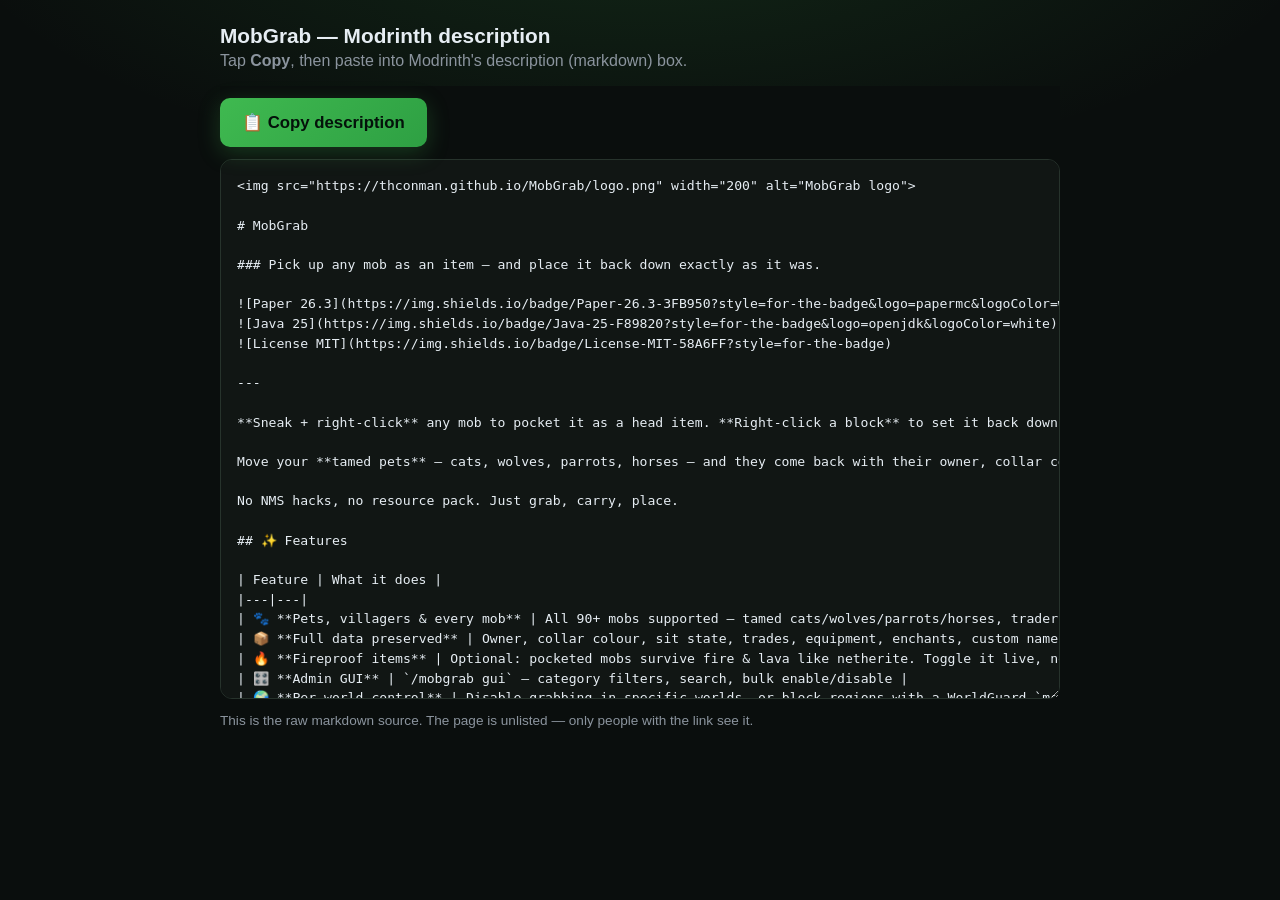
<file: modrinth.html>
<!DOCTYPE html>
<html lang="en"><head>
<meta charset="UTF-8">
<meta name="viewport" content="width=device-width, initial-scale=1">
<title>MobGrab — Modrinth description</title>
<style>
  :root{--bg:#0a0e0d;--card:#111614;--border:#27332c;--accent:#3fb950;--text:#e6edf3;--muted:#8b949e}
  *{box-sizing:border-box}
  body{margin:0;background:var(--bg);color:var(--text);font-family:-apple-system,Segoe UI,Roboto,sans-serif;
       background-image:radial-gradient(ellipse 90% 50% at 50% -10%,rgba(63,185,80,.15),transparent 60%);
       min-height:100vh;padding:20px}
  .wrap{max-width:840px;margin:0 auto}
  h1{font-size:1.3rem;margin:.2em 0}
  p.sub{color:var(--muted);margin:.2em 0 1em}
  .bar{position:sticky;top:0;background:var(--bg);padding:12px 0;z-index:5;display:flex;gap:10px;align-items:center;flex-wrap:wrap}
  button{background:linear-gradient(135deg,#3fb950,#2ea043);color:#04110a;border:0;border-radius:10px;
          padding:14px 22px;font-size:1.05rem;font-weight:700;cursor:pointer;box-shadow:0 6px 22px rgba(63,185,80,.25)}
  button:active{transform:translateY(1px)}
  #status{color:var(--accent);font-weight:600}
  textarea{width:100%;height:60vh;background:var(--card);color:var(--text);border:1px solid var(--border);
           border-radius:12px;padding:16px;font-family:ui-monospace,SFMono-Regular,Menlo,monospace;font-size:.82rem;
           line-height:1.5;resize:vertical;white-space:pre}
  .hint{color:var(--muted);font-size:.85rem;margin-top:10px}
</style></head>
<body><div class="wrap">
  <h1>MobGrab — Modrinth description</h1>
  <p class="sub">Tap <b>Copy</b>, then paste into Modrinth's description (markdown) box.</p>
  <div class="bar">
    <button id="copy">📋 Copy description</button>
    <span id="status"></span>
  </div>
  <textarea id="md" readonly>&lt;img src=&quot;https://thconman.github.io/MobGrab/logo.png&quot; width=&quot;200&quot; alt=&quot;MobGrab logo&quot;&gt;

# MobGrab

### Pick up any mob as an item — and place it back down exactly as it was.

![Paper 26.3](https://img.shields.io/badge/Paper-26.3-3FB950?style=for-the-badge&amp;logo=papermc&amp;logoColor=white)
![Java 25](https://img.shields.io/badge/Java-25-F89820?style=for-the-badge&amp;logo=openjdk&amp;logoColor=white)
![License MIT](https://img.shields.io/badge/License-MIT-58A6FF?style=for-the-badge)

---

**Sneak + right-click** any mob to pocket it as a head item. **Right-click a block** to set it back down — exactly as it was.

Move your **tamed pets** — cats, wolves, parrots, horses — and they come back with their owner, collar colour, and sit state intact. Relocate **villagers** without losing a single trade. Carry **any mob**: health, equipment, enchants, name tags, variants, age — nothing is lost in the round trip.

No NMS hacks, no resource pack. Just grab, carry, place.

## ✨ Features

| Feature | What it does |
|---|---|
| 🐾 **Pets, villagers &amp; every mob** | All 90+ mobs supported — tamed cats/wolves/parrots/horses, traders, livestock, even bosses — each with its own head texture |
| 📦 **Full data preserved** | Owner, collar colour, sit state, trades, equipment, enchants, custom names, variants, age — survives every grab |
| 🔥 **Fireproof items** | Optional: pocketed mobs survive fire &amp; lava like netherite. Toggle it live, no restart |
| 🎛️ **Admin GUI** | `/mobgrab gui` — category filters, search, bulk enable/disable |
| 🌍 **Per-world control** | Disable grabbing in specific worlds, or block regions with a WorldGuard `mob-grab` flag |
| 🧪 **Preset engine** | Build custom trader villagers in config, or snapshot any mob with `/mobgrab save` |
| 🔌 **Plays nice** | WorldGuard · GriefPrevention · PlotSquared · RoseStacker · Geyser/Floodgate (Bedrock form GUI) |

## 🚀 Quick Start

1. Drop **`MobGrab.jar`** into your server&#x27;s `plugins/` folder.
2. Restart the server.
3. **Sneak + right-click** a mob — it becomes a head item.
4. **Right-click a block** — the mob returns, exactly as it was.
5. Run **`/mobgrab gui`** to choose which mobs are grabbable.

&gt; Ops can grab and place out of the box. To let regular players grab mobs, grant `mobgrab.pickup.*` and `mobgrab.place` with a permissions plugin like LuckPerms.

## 🎮 Commands

| Command | Description |
|---|---|
| `/mobgrab gui` | Open the mob toggle GUI |
| `/mobgrab enable\|disable &lt;mob&gt;` | Turn a mob on or off for pickup |
| `/mobgrab status` | Show enabled count and current settings |
| `/mobgrab give &lt;player\|@s&gt; &lt;preset&gt;` | Hand out a preset mob item |
| `/mobgrab save &lt;name&gt;` | Save the mob you&#x27;re looking at as a preset |
| `/mobgrab reload` | Reload config and presets |

## ⚙️ Requirements

- **Paper 26.3**
- **Java 25**

## 📖 Documentation

Full permissions, configuration, and the preset guide live here: **[thconman.github.io/MobGrab](https://thconman.github.io/MobGrab/)**

---

*Built for survival servers, creative builds, and anyone who&#x27;s ever wanted to relocate a villager without a boat and three hours of regret.*
</textarea>
  <p class="hint">This is the raw markdown source. The page is unlisted — only people with the link see it.</p>
</div>
<script>
  const ta=document.getElementById('md'),btn=document.getElementById('copy'),st=document.getElementById('status');
  btn.addEventListener('click',async()=>{
    const text=ta.value;
    try{ await navigator.clipboard.writeText(text); }
    catch(e){ ta.focus(); ta.select(); document.execCommand('copy'); }
    st.textContent='Copied! ✓'; setTimeout(()=>st.textContent='',2500);
  });
</script>
</body></html>
</file>
<file: css/mobgrab.css>
/* ===========================================================================
   MobGrab — standalone stylesheet
   ---------------------------------------------------------------------------
   This site used to sit on the shared plugin-docs framework with GitHub's dark
   palette painted green. It is now its own thing, built around what the plugin
   actually does: catching a living mob and holding it in your hand. Hence the
   terrarium reading — mossy ground, grass green, and the cyan of jar glass —
   rather than a generic dark dashboard.

   Every colour is a token. Recolouring the whole site means editing :root.
   =========================================================================== */

:root {
    /* Mossy ground. Warm and green-biased, never blue-grey. */
    --moss:      #080c09;
    --moss-2:    #0c1210;
    --surface-1: #111a14;
    --surface-2: #17221a;
    --surface-3: #1e2c22;

    /* Grass — the hero hue. */
    --grass:        #5fd968;
    --grass-bright: #9beda3;
    --grass-deep:   #2b8f39;

    /* Jar glass — the support hue, for structure and secondary emphasis. */
    --glass:      #4fd6c4;
    --glass-deep: #1c8378;

    /* Amber — scarce by design. Bosses, warnings, nothing else. */
    --amber:      #e8b64c;
    --amber-deep: #a97a1d;

    /* These are pushed well past the WCAG AA floor on purpose. AA (4.5:1) is a
       minimum for legibility, not a target for comfort, and light-on-dark body
       copy at the minimum reads as washed-out grey. Measured on --surface-2,
       the lightest surface any of them sits on:
         --text        16.0:1
         --text-dim    10.6:1   body copy
         --text-faint   7.2:1   captions and small labels
       Nothing here is allowed to drop back toward the floor. */
    --text:       #edf5ee;
    --text-dim:   #c3d3c7;
    --text-faint: #9db0a2;

    --line:        rgba(95, 217, 104, .15);
    --line-mid:    rgba(95, 217, 104, .3);
    --line-strong: rgba(95, 217, 104, .52);

    /* Shadows are hue-tinted. Pure black over a green ground reads as soot. */
    --shadow-md: 0 16px 34px -18px rgba(2, 8, 4, .95), 0 3px 8px -3px rgba(0, 0, 0, .55);
    --shadow-lg: 0 34px 66px -30px rgba(20, 90, 40, .55), 0 10px 24px -14px rgba(0, 0, 0, .75);
    --glow-grass: 0 0 42px -10px rgba(95, 217, 104, .5);

    --radius-sm: 8px;
    --radius:    14px;
    --radius-lg: 20px;

    --ease: cubic-bezier(.22, .61, .36, 1);
    --ease-pop: cubic-bezier(.34, 1.35, .64, 1);

    --mono: "JetBrains Mono", "Cascadia Code", ui-monospace, monospace;
    --shell: min(1160px, calc(100% - 48px));
}

* { box-sizing: border-box; }

/* clip, not hidden, and on both. The full-bleed section dividers below are
   100vw, which includes the scrollbar and so overruns the layout viewport by
   the scrollbar's width. `overflow-x: hidden` on body alone does not contain
   that -- it propagates to the viewport and leaves body itself visible -- and
   hidden would also break the sticky nav. clip does neither. */
html { scroll-behavior: smooth; overflow-x: clip; }

body {
    margin: 0;
    overflow-x: clip;
    color: var(--text);
    background: var(--moss);
    font: 400 16px/1.7 Inter, system-ui, -apple-system, "Segoe UI", sans-serif;
    /* Deliberately NOT -webkit-font-smoothing: antialiased. On a dark ground it
       strips the subpixel weight off light text, so greys render thinner and
       noticeably fainter than their computed contrast implies. */
}

/* Ambient ground, fixed so it behaves like a backdrop the content moves over. */
body::before {
    content: "";
    position: fixed;
    inset: 0;
    z-index: -2;
    background:
        radial-gradient(ellipse 60% 42% at 50% -6%, rgba(95, 217, 104, .17), transparent 62%),
        radial-gradient(ellipse 44% 34% at 96% 24%, rgba(79, 214, 196, .1), transparent 68%),
        radial-gradient(ellipse 50% 40% at 3% 70%, rgba(43, 143, 57, .12), transparent 70%),
        var(--moss);
}

/* Fine grain, so the large dark fields do not band. */
body::after {
    content: "";
    position: fixed;
    inset: 0;
    z-index: -1;
    opacity: .5;
    pointer-events: none;
    background-image: url("data:image/svg+xml,<svg xmlns='http://www.w3.org/2000/svg' width='140' height='140'><filter id='n'><feTurbulence type='fractalNoise' baseFrequency='.85' numOctaves='3'/><feColorMatrix type='saturate' values='0'/></filter><rect width='140' height='140' filter='url(%23n)' opacity='.03'/></svg>");
}

a { color: inherit; }
h1, h2, h3, h4, p { margin-top: 0; }
.mono, code {
    font: 500 .88em/1.6 var(--mono);
    color: var(--grass-bright);
}

/* ── scroll progress ──────────────────────────────────────────────────────── */
.progress {
    position: fixed;
    top: 0;
    left: 0;
    z-index: 60;
    width: 100%;
    height: 2px;
    transform: scaleX(var(--p, 0));
    transform-origin: 0 50%;
    background: linear-gradient(90deg, var(--glass), var(--grass) 60%, var(--grass-bright));
    box-shadow: 0 0 12px rgba(95, 217, 104, .6);
    pointer-events: none;
}

/* ── nav ──────────────────────────────────────────────────────────────────── */
.nav {
    position: sticky;
    top: 0;
    z-index: 50;
    border-bottom: 1px solid transparent;
    transition: background .3s var(--ease), border-color .3s var(--ease);
}
.nav.is-stuck {
    border-bottom-color: var(--line);
    background: rgba(8, 12, 9, .82);
    backdrop-filter: blur(20px) saturate(1.3);
    -webkit-backdrop-filter: blur(20px) saturate(1.3);
}
.nav-inner {
    position: relative;
    display: flex;
    align-items: center;
    justify-content: space-between;
    width: var(--shell);
    min-height: 72px;
    margin: auto;
}
.nav-logo { font-size: 1.16rem; font-weight: 800; letter-spacing: -.045em; }
.nav-logo a { text-decoration: none; }
.nav-logo span {
    background: linear-gradient(104deg, var(--grass-bright), var(--grass) 50%, var(--glass));
    -webkit-background-clip: text;
    background-clip: text;
    color: transparent;
}
.nav-links {
    display: flex;
    align-items: center;
    gap: 4px;
    margin: 0;
    padding: 0;
    list-style: none;
    font-size: .86rem;
    font-weight: 600;
}
.nav-links a {
    position: relative;
    display: block;
    padding: 8px 13px;
    border-radius: var(--radius-sm);
    color: var(--text-dim);
    text-decoration: none;
    transition: color .2s var(--ease), background .2s var(--ease);
}
.nav-links a::after {
    content: "";
    position: absolute;
    right: 13px;
    bottom: 3px;
    left: 13px;
    height: 1px;
    background: var(--grass);
    transform: scaleX(0);
    transform-origin: 0 50%;
    transition: transform .28s var(--ease);
}
.nav-links a:hover { color: var(--text); }
.nav-links a:hover::after,
.nav-links a.active::after { transform: scaleX(1); }
.nav-links a.active { color: var(--grass-bright); }

.nav-burger {
    display: none;
    flex-direction: column;
    gap: 5px;
    padding: 8px;
    border: 0;
    border-radius: 8px;
    background: none;
    cursor: pointer;
}
.nav-burger span {
    display: block;
    width: 22px;
    height: 2px;
    border-radius: 2px;
    background: var(--text-dim);
    transition: transform .28s var(--ease), opacity .2s var(--ease);
}
.nav-burger.active span:nth-child(1) { transform: translateY(7px) rotate(45deg); }
.nav-burger.active span:nth-child(2) { opacity: 0; }
.nav-burger.active span:nth-child(3) { transform: translateY(-7px) rotate(-45deg); }

main, .shell { width: var(--shell); margin: auto; }

/* ── hero ─────────────────────────────────────────────────────────────────── */
.plugin-hero {
    position: relative;
    display: grid;
    place-items: center;
    padding: 76px 0 68px;
    overflow-x: clip;
    text-align: center;
}

/* Rising motes — the plugin's own HAPPY_VILLAGER place-particles. */
.motes {
    position: absolute;
    inset: -30px -50vw 0;
    z-index: -1;
    overflow: hidden;
    mask-image: radial-gradient(ellipse 58% 68% at 50% 45%, #000 32%, transparent 78%);
    pointer-events: none;
}
.motes i {
    position: absolute;
    width: var(--s, 6px);
    height: var(--s, 6px);
    border-radius: 50%;
    background: var(--grass);
    box-shadow: 0 0 10px var(--grass);
    opacity: 0;
    animation: rise var(--dur, 15s) linear var(--delay, 0s) infinite;
}
@keyframes rise {
    0%   { opacity: 0; transform: translateY(40px) scale(.6); }
    14%  { opacity: var(--peak, .55); }
    76%  { opacity: var(--peak, .55); }
    100% { opacity: 0; transform: translateY(-210px) scale(1.05); }
}

/* The logo sits in its jar: glass rim, inner light, and a slow drifting glint. */
.jar {
    position: relative;
    display: grid;
    place-items: center;
    padding: 18px;
    margin-bottom: 26px;
    border: 1px solid var(--line-mid);
    border-radius: 26px;
    background: linear-gradient(160deg, rgba(79, 214, 196, .12), rgba(95, 217, 104, .07) 55%, transparent);
    box-shadow:
        0 30px 80px -34px rgba(43, 143, 57, .9),
        inset 0 1px 0 rgba(255, 255, 255, .12),
        inset 0 0 44px rgba(79, 214, 196, .1);
    animation: bob 7s ease-in-out infinite;
}
@keyframes bob {
    0%, 100% { transform: translateY(0); }
    50%      { transform: translateY(-9px); }
}
.jar::after {
    content: "";
    position: absolute;
    inset: 0;
    border-radius: inherit;
    background: linear-gradient(100deg, transparent 36%, rgba(255, 255, 255, .13) 46%, transparent 56%);
    background-size: 260% 100%;
    animation: glint 8s ease-in-out infinite;
    pointer-events: none;
}
@keyframes glint {
    0%, 100% { background-position: 130% 50%; }
    50%      { background-position: -30% 50%; }
}
.plugin-hero-logo {
    display: block;
    width: min(230px, 62vw);
    height: auto;
    border-radius: 16px;
}

.plugin-hero h1 {
    margin: 10px 0 14px;
    font-size: clamp(3.1rem, 7.6vw, 5.6rem);
    line-height: .98;
    letter-spacing: -.055em;
    background: linear-gradient(102deg, #fff 0%, var(--grass-bright) 42%, var(--grass) 62%, var(--glass) 100%);
    background-size: 220% 100%;
    -webkit-background-clip: text;
    background-clip: text;
    color: transparent;
    animation: glint-text 10s ease-in-out infinite;
}
@keyframes glint-text {
    0%, 100% { background-position: 120% 50%; }
    50%      { background-position: -20% 50%; }
}
.tagline {
    max-width: 620px;
    margin: 0 auto 24px;
    color: var(--text-dim);
    font-size: clamp(1.04rem, 2.1vw, 1.24rem);
}
.plugin-hero-meta { display: flex; flex-wrap: wrap; justify-content: center; gap: 9px; }
.hero-badge {
    padding: 6px 14px;
    border: 1px solid var(--line-mid);
    border-radius: 999px;
    color: var(--grass-bright);
    background: rgba(95, 217, 104, .08);
    font: 700 .76rem/1.6 var(--mono);
    box-shadow: inset 0 1px 0 rgba(255, 255, 255, .06);
}
.hero-buttons { display: flex; flex-wrap: wrap; justify-content: center; gap: 12px; margin-top: 32px; }
.hero-aside {
    margin: 18px auto 0;
    max-width: 520px;
    color: var(--text-dim);
    font-size: .84rem;
}
.hero-aside a { color: var(--grass-bright); text-decoration: none; border-bottom: 1px solid transparent; }
.hero-aside a:hover { border-bottom-color: currentColor; }

/* ── buttons ──────────────────────────────────────────────────────────────── */
.btn {
    position: relative;
    display: inline-flex;
    flex-shrink: 0;
    gap: 9px;
    align-items: center;
    justify-content: center;
    overflow: hidden;
    padding: 13px 21px;
    border-radius: 10px;
    font-size: .88rem;
    font-weight: 700;
    white-space: nowrap;
    text-decoration: none;
    transition: transform .22s var(--ease), box-shadow .22s var(--ease), border-color .22s var(--ease);
}
.btn::after {
    content: "";
    position: absolute;
    top: 0;
    bottom: 0;
    left: -80%;
    width: 55%;
    transform: skewX(-22deg);
    background: linear-gradient(90deg, transparent, rgba(255, 255, 255, .32), transparent);
    transition: left .55s var(--ease);
    pointer-events: none;
}
.btn:hover { transform: translateY(-2px); }
.btn:hover::after { left: 130%; }
.btn:active { transform: translateY(0); }
.btn-primary {
    color: #05210b;
    /* The gradient used to end on --grass-deep, which put the dark label at
       4.14:1 over the bottom of the button. It now bottoms out light enough to
       clear AA (7.5:1) while keeping the same shading direction. */
    background: linear-gradient(118deg, var(--grass-bright), var(--grass) 58%, #4cc25a);
    box-shadow: 0 10px 30px -10px rgba(95, 217, 104, .55), inset 0 1px 0 rgba(255, 255, 255, .4);
}
.btn-primary:hover { box-shadow: 0 18px 42px -12px rgba(95, 217, 104, .7), inset 0 1px 0 rgba(255, 255, 255, .45); }
.btn-outline {
    border: 1px solid var(--line-mid);
    color: var(--text);
    background: rgba(95, 217, 104, .06);
    box-shadow: inset 0 1px 0 rgba(255, 255, 255, .05);
}
.btn-outline:hover { border-color: var(--line-strong); box-shadow: var(--glow-grass), inset 0 1px 0 rgba(255, 255, 255, .07); }

/* ── stat band ────────────────────────────────────────────────────────────── */
.statband {
    display: grid;
    grid-template-columns: repeat(3, 1fr);
    overflow: hidden;
    border: 1px solid var(--line);
    border-radius: var(--radius-lg);
    background: linear-gradient(160deg, var(--surface-2), var(--surface-1));
    box-shadow: var(--shadow-lg), inset 0 1px 0 rgba(255, 255, 255, .05);
}
.statband div { padding: 28px 24px; text-align: center; }
.statband div + div { border-left: 1px solid var(--line); }
.statband b {
    display: block;
    font-size: clamp(2.2rem, 4.6vw, 3.3rem);
    font-weight: 800;
    line-height: 1;
    letter-spacing: -.05em;
    background: linear-gradient(150deg, #fff, var(--grass) 68%, var(--grass-deep));
    -webkit-background-clip: text;
    background-clip: text;
    color: transparent;
}
.statband span {
    display: block;
    margin-top: 9px;
    color: var(--text-faint);
    font-size: .76rem;
    font-weight: 700;
    letter-spacing: .13em;
}

/* ── sections ─────────────────────────────────────────────────────────────── */
.section { position: relative; padding: 88px 0; }
.section + .section::before {
    content: "";
    position: absolute;
    top: 0;
    left: 50%;
    width: 100vw;
    height: 1px;
    transform: translateX(-50%);
    background: linear-gradient(90deg, transparent, var(--line-mid) 30%, var(--line-mid) 70%, transparent);
}
.section-head { max-width: 680px; margin-bottom: 40px; }
.eyebrow {
    margin: 0 0 8px;
    color: var(--grass);
    font-size: .75rem;
    font-weight: 800;
    letter-spacing: .15em;
}
.section-title {
    margin: 0 0 12px;
    font-size: clamp(2rem, 4.1vw, 3.2rem);
    line-height: 1.06;
    letter-spacing: -.05em;
}
.section-subtitle { margin: 0; color: var(--text-dim); }
.fine-print { margin: 18px 0 0; color: var(--text-faint); font-size: .87rem; }

/* Shared card shading: hairline lit edge, hue-tinted mass, soft inner floor. */
.card-surface {
    border: 1px solid var(--line);
    background: linear-gradient(158deg, var(--surface-2), var(--surface-1) 62%, var(--moss-2));
    box-shadow:
        var(--shadow-md),
        inset 0 1px 0 rgba(255, 255, 255, .05),
        inset 0 -24px 44px -30px rgba(43, 143, 57, .5);
}

/* ── the exchange: pick up, carry, place back ─────────────────────────────── */
.exchange {
    display: grid;
    grid-template-columns: 1fr auto 1fr auto 1fr;
    align-items: center;
    gap: 18px;
}
.beat {
    padding: 26px 24px;
    border-radius: var(--radius);
    text-align: center;
    transition: transform .3s var(--ease-pop), box-shadow .3s var(--ease), border-color .3s var(--ease);
}
.beat:hover {
    transform: translateY(-5px);
    border-color: var(--line-mid);
    box-shadow: var(--shadow-lg), inset 0 1px 0 rgba(255, 255, 255, .07);
}
.beat-art {
    display: grid;
    place-items: center;
    width: 68px;
    height: 68px;
    margin: 0 auto 16px;
    border: 1px solid var(--line-mid);
    border-radius: 16px;
    background: radial-gradient(circle at 30% 25%, rgba(95, 217, 104, .2), transparent 65%), var(--moss-2);
    box-shadow: inset 0 1px 0 rgba(255, 255, 255, .08);
}
.beat-art svg { width: 34px; height: 34px; }
.beat h3 { margin: 0 0 7px; font-size: 1.06rem; letter-spacing: -.02em; }
.beat p { margin: 0; color: var(--text-dim); font-size: .89rem; }
.arrow { display: grid; place-items: center; color: var(--grass-deep); }
.arrow svg { width: 26px; height: 26px; }
.arrow.back { color: var(--glass-deep); }

/* ── features bento ───────────────────────────────────────────────────────── */
.bento {
    display: grid;
    grid-template-columns: repeat(6, 1fr);
    gap: 18px;
}
.bento > * {
    padding: 28px;
    border-radius: var(--radius);
    transition: transform .3s var(--ease), box-shadow .3s var(--ease), border-color .3s var(--ease);
}
.bento > *:hover {
    transform: translateY(-5px);
    border-color: var(--line-mid);
    box-shadow: var(--shadow-lg), inset 0 1px 0 rgba(255, 255, 255, .07);
}
.bento-wide { grid-column: span 3; }
.bento-third { grid-column: span 2; }
/* 1 / -1 rather than an explicit span: a fixed span would create implicit
   columns once the grid narrows to fewer tracks, and drag the page wider. */
.bento-full { grid-column: 1 / -1; }
.feature-icon-wrap {
    display: grid;
    place-items: center;
    width: 50px;
    height: 50px;
    margin-bottom: 18px;
    border: 1px solid var(--line-mid);
    border-radius: 14px;
    background: rgba(95, 217, 104, .08);
    box-shadow: inset 0 1px 0 rgba(255, 255, 255, .07);
    transition: transform .3s var(--ease-pop), box-shadow .3s var(--ease);
}
.bento > *:hover .feature-icon-wrap {
    transform: translateY(-3px) scale(1.07) rotate(-4deg);
    box-shadow: var(--glow-grass), inset 0 1px 0 rgba(255, 255, 255, .1);
}
.feature-icon-wrap svg { stroke: var(--grass-bright); }
.bento h3 { margin: 0 0 8px; font-size: 1.1rem; letter-spacing: -.02em; }
.bento p { margin: 0; color: var(--text-dim); font-size: .91rem; }

/* ── quick start: a rail with nodes, not a row of cards ───────────────────── */
.steps {
    position: relative;
    display: grid;
    grid-template-columns: repeat(4, 1fr);
    gap: 26px;
    padding-top: 44px;
}
.steps::before {
    content: "";
    position: absolute;
    top: 15px;
    right: 8%;
    left: 8%;
    height: 1px;
    background: linear-gradient(90deg, transparent, var(--grass-deep) 12%, var(--grass) 50%, var(--grass-deep) 88%, transparent);
}
.step { position: relative; }
.step::before {
    content: "";
    position: absolute;
    top: -36px;
    left: 50%;
    width: 13px;
    height: 13px;
    border: 1px solid var(--grass);
    border-radius: 3px;
    background: var(--moss);
    box-shadow: 0 0 0 5px var(--moss), 0 0 18px rgba(95, 217, 104, .8);
    transform: translateX(-50%) rotate(45deg);
    transition: background .3s var(--ease), box-shadow .3s var(--ease);
}
.step:hover::before { background: var(--grass); box-shadow: 0 0 0 5px var(--moss), 0 0 26px rgba(95, 217, 104, 1); }
.step-number {
    display: block;
    margin-bottom: 10px;
    color: var(--grass-deep);
    font: 700 2.3rem/1 var(--mono);
    letter-spacing: -.04em;
}
.step h3 { margin: 0 0 7px; font-size: 1.14rem; letter-spacing: -.02em; }
.step p { margin: 0; color: var(--text-dim); font-size: .9rem; }

/* ── compatibility: a ledger, not eight identical cards ───────────────────── */
.compat { overflow: hidden; border-radius: var(--radius); }
.compat-row {
    display: grid;
    grid-template-columns: 210px 1fr;
    gap: 24px;
    align-items: baseline;
    padding: 18px 26px;
    transition: background .25s var(--ease), padding-left .25s var(--ease);
}
.compat-row + .compat-row { border-top: 1px solid var(--line); }
.compat-row:hover { padding-left: 34px; background: rgba(95, 217, 104, .05); }
.compat-name { font-size: 1rem; font-weight: 700; letter-spacing: -.02em; }
.compat-desc { margin: 0; color: var(--text-dim); font-size: .92rem; }

/* ── cta ──────────────────────────────────────────────────────────────────── */
.cta-card {
    position: relative;
    overflow: hidden;
    margin: 0 0 90px;
    padding: 48px 46px;
    border: 1px solid var(--line-mid);
    border-radius: 24px;
    text-align: center;
    background:
        radial-gradient(ellipse 62% 90% at 50% 6%, rgba(95, 217, 104, .16), transparent 62%),
        linear-gradient(140deg, var(--surface-2), var(--surface-1) 60%, var(--moss-2));
    box-shadow: var(--shadow-lg), inset 0 1px 0 rgba(255, 255, 255, .06);
}
.cta-card h2 { margin: 0 0 10px; font-size: clamp(1.7rem, 3.4vw, 2.5rem); letter-spacing: -.04em; }
.cta-card > p { margin: 0; color: var(--text-dim); }

/* ── footer ───────────────────────────────────────────────────────────────── */
.footer { border-top: 1px solid var(--line); }
.footer-inner {
    display: flex;
    align-items: center;
    justify-content: space-between;
    gap: 16px;
    width: var(--shell);
    margin: auto;
    padding: 30px 0 44px;
    color: var(--text-faint);
    font-size: .84rem;
}
.footer-inner p { margin: 0; }
/* Discord chip. .discord-soon is the disabled state, kept for when a link is
   not ready to publish. */
.discord-chip {
    display: inline-flex;
    align-items: center;
    gap: 8px;
    border-radius: 7px;
    padding: 7px 13px;
    font: 500 .8rem/1 var(--mono);
    text-decoration: none;
}
.discord-chip svg { width: 15px; height: 15px; flex: none; }
.discord-soon { color: var(--text-dim); border: 1px dashed var(--line-mid); }
.discord-live {
    color: var(--grass-bright);
    border: 1px solid var(--line-mid);
    background: rgba(95, 217, 104, .08);
}
.discord-live:hover { background: rgba(95, 217, 104, .15); }

/* ═══ docs page ═══════════════════════════════════════════════════════════ */
.docs-layout {
    display: grid;
    grid-template-columns: 234px 1fr;
    gap: 54px;
    width: var(--shell);
    margin: auto;
    padding: 40px 0 90px;
}
.docs-sidebar { position: sticky; top: 96px; align-self: start; }
.docs-sidebar-header { margin-bottom: 18px; }
.docs-back {
    display: inline-flex;
    gap: 8px;
    align-items: center;
    color: var(--text-faint);
    font-size: .84rem;
    font-weight: 600;
    text-decoration: none;
    transition: color .2s var(--ease);
}
.docs-back:hover { color: var(--grass-bright); }
.docs-toc { display: flex; flex-direction: column; gap: 1px; }
.docs-toc a {
    position: relative;
    padding: 7px 12px;
    border-radius: var(--radius-sm);
    color: var(--text-dim);
    font-size: .88rem;
    text-decoration: none;
    transition: color .2s var(--ease), background .2s var(--ease), padding-left .25s var(--ease);
}
.docs-toc a:hover { color: var(--text); background: rgba(95, 217, 104, .05); }
.docs-toc a.active {
    padding-left: 17px;
    color: var(--grass-bright);
    background: rgba(95, 217, 104, .08);
}
.docs-toc a.active::before {
    content: "";
    position: absolute;
    top: 50%;
    left: 6px;
    width: 3px;
    height: 1.05em;
    border-radius: 2px;
    background: var(--grass);
    box-shadow: 0 0 10px rgba(95, 217, 104, .9);
    transform: translateY(-50%);
}

.docs-content { min-width: 0; }
.docs-title {
    margin: 0 0 6px;
    font-size: clamp(2rem, 4vw, 2.8rem);
    letter-spacing: -.05em;
    background: linear-gradient(102deg, #fff, var(--grass-bright) 55%, var(--glass));
    -webkit-background-clip: text;
    background-clip: text;
    color: transparent;
}
.docs-subtitle { margin: 0 0 12px; color: var(--text-faint); font-size: .95rem; }
.docs-section { padding: 40px 0; }
.docs-section + .docs-section { border-top: 1px solid var(--line); }
.docs-section h2 {
    margin: 0 0 14px;
    font-size: 1.75rem;
    letter-spacing: -.035em;
    scroll-margin-top: 96px;
}
.docs-section h3 {
    margin: 30px 0 10px;
    color: var(--grass-bright);
    font-size: 1.08rem;
    letter-spacing: -.02em;
}
.docs-section p { margin: 0 0 12px; color: var(--text-dim); }
.docs-section strong { color: var(--text); }

.docs-grid {
    display: grid;
    grid-template-columns: repeat(auto-fit, minmax(200px, 1fr));
    gap: 14px;
    margin-top: 20px;
}
/* Carries its own surface: the docs markup does not use .card-surface. */
.docs-grid-item {
    padding: 20px;
    border: 1px solid var(--line);
    border-radius: var(--radius);
    background: linear-gradient(158deg, var(--surface-2), var(--surface-1) 62%, var(--moss-2));
    box-shadow:
        var(--shadow-md),
        inset 0 1px 0 rgba(255, 255, 255, .05),
        inset 0 -24px 44px -30px rgba(43, 143, 57, .5);
    transition: transform .28s var(--ease), border-color .28s var(--ease), box-shadow .28s var(--ease);
}
.docs-grid-item:hover {
    transform: translateY(-4px);
    border-color: var(--line-mid);
    box-shadow: var(--shadow-lg), inset 0 1px 0 rgba(255, 255, 255, .07);
}
.docs-grid-item h4 { margin: 0 0 7px; font-size: .98rem; letter-spacing: -.02em; }
.docs-grid-item p { margin: 0; color: var(--text-dim); font-size: .87rem; }

.docs-table-wrap {
    overflow-x: auto;
    margin: 16px 0 20px;
    border: 1px solid var(--line);
    border-radius: var(--radius);
    background: linear-gradient(158deg, var(--surface-2), var(--surface-1));
    box-shadow: var(--shadow-md), inset 0 1px 0 rgba(255, 255, 255, .05);
}
.docs-table { width: 100%; border-collapse: collapse; font-size: .89rem; }
.docs-table th {
    padding: 13px 18px;
    border-bottom: 1px solid var(--line-mid);
    color: var(--grass);
    font-size: .76rem;
    font-weight: 800;
    letter-spacing: .1em;
    text-align: left;
    text-transform: uppercase;
    white-space: nowrap;
}
.docs-table td { padding: 12px 18px; color: var(--text-dim); vertical-align: top; }
.docs-table tbody tr + tr td { border-top: 1px solid var(--line); }
.docs-table tbody tr { transition: background .18s var(--ease); }
.docs-table tbody tr:hover { background: rgba(95, 217, 104, .06); }

.docs-tag {
    display: inline-block;
    padding: 2px 9px;
    border: 1px solid var(--line);
    border-radius: 999px;
    color: var(--text-faint);
    font: 600 .76rem/1.6 var(--mono);
}
.docs-tag-op { border-color: rgba(232, 182, 76, .4); color: var(--amber); background: rgba(232, 182, 76, .08); }

.docs-callout {
    margin: 20px 0;
    padding: 18px 22px;
    border: 1px solid var(--line);
    border-left: 3px solid var(--glass);
    border-radius: var(--radius);
    color: var(--text-dim);
    background: rgba(79, 214, 196, .06);
    font-size: .92rem;
}
.docs-callout strong { color: var(--text); }
.docs-callout a { color: var(--glass); }
.docs-callout-warn { border-left-color: var(--amber); background: rgba(232, 182, 76, .07); }

.docs-code {
    overflow-x: auto;
    margin: 16px 0 20px;
    padding: 18px 22px;
    border: 1px solid var(--line);
    border-radius: var(--radius);
    background: var(--moss-2);
    box-shadow: inset 0 1px 3px rgba(0, 0, 0, .6);
    color: var(--text-dim);
    font: 500 .82rem/1.65 var(--mono);
    white-space: pre;
}
.docs-list { margin: 0 0 14px; padding-left: 20px; color: var(--text-dim); }
.docs-list li { margin-bottom: 7px; }
.docs-list li::marker { color: var(--grass-deep); }

/* ── reveal ───────────────────────────────────────────────────────────────── */
.reveal {
    opacity: 0;
    transform: translateY(24px);
    transition: opacity .7s var(--ease), transform .7s var(--ease);
}
.reveal.visible { opacity: 1; transform: none; }
.reveal[data-d="1"] { transition-delay: .07s; }
.reveal[data-d="2"] { transition-delay: .14s; }
.reveal[data-d="3"] { transition-delay: .21s; }
.reveal[data-d="4"] { transition-delay: .28s; }
.reveal[data-d="5"] { transition-delay: .35s; }
/* Hard reveal for the failsafe and for print: documentation must never stay
   hidden because an animation did not run. */
.reveal.reveal-now { opacity: 1 !important; transform: none !important; transition: none !important; }

/* ── responsive ───────────────────────────────────────────────────────────── */
@media (max-width: 1000px) {
    .docs-layout { grid-template-columns: 1fr; gap: 26px; }
    .docs-sidebar { position: static; }
    .docs-toc { flex-flow: row wrap; gap: 6px; }
    .docs-toc a { border: 1px solid var(--line); font-size: .82rem; }
}

@media (max-width: 940px) {
    .bento { grid-template-columns: repeat(2, 1fr); }
    .bento-wide, .bento-third { grid-column: span 1; }
    .steps { grid-template-columns: repeat(2, 1fr); row-gap: 40px; }
    .exchange { grid-template-columns: 1fr; }
    .arrow { transform: rotate(90deg); }
}

@media (max-width: 760px) {
    :root { --shell: min(100% - 32px, 1160px); }
    .nav-burger { display: flex; }
    .nav-links {
        position: absolute;
        top: 100%;
        right: 0;
        left: 0;
        display: none;
        flex-direction: column;
        gap: 2px;
        padding: 12px 0 18px;
        border-bottom: 1px solid var(--line);
        background: rgba(8, 12, 9, .97);
        backdrop-filter: blur(20px);
    }
    .nav-links.open { display: flex; }
    .statband { grid-template-columns: 1fr; }
    .statband div + div { border-top: 1px solid var(--line); border-left: 0; }
    .steps { grid-template-columns: 1fr; gap: 34px; padding-top: 0; }
    .steps::before {
        top: 0;
        right: auto;
        bottom: 0;
        left: 6px;
        width: 1px;
        height: auto;
        background: linear-gradient(180deg, transparent, var(--grass) 12%, var(--grass-deep) 88%, transparent);
    }
    .step { padding-left: 34px; }
    .step::before { top: 12px; left: 6px; }
    .compat-row { grid-template-columns: 1fr; gap: 5px; }
    .section { padding: 64px 0; }
    .cta-card { padding: 34px 26px; }
    .footer-inner { flex-direction: column; text-align: center; }
}

@media (max-width: 420px) {
    :root { --shell: min(100% - 24px, 1160px); }
    .bento { grid-template-columns: 1fr; }
    .hero-buttons { display: grid; width: 100%; }
    .hero-buttons .btn { width: 100%; }
}

/* ── reduced motion ───────────────────────────────────────────────────────── */
@media (prefers-reduced-motion: reduce) {
    html { scroll-behavior: auto; }
    *, *::before, *::after {
        animation-duration: .001ms !important;
        animation-iteration-count: 1 !important;
        transition-duration: .001ms !important;
    }
    .motes { display: none; }
    .reveal { opacity: 1; transform: none; }
}

@media print {
    .reveal { opacity: 1 !important; transform: none !important; }
    .progress, .motes { display: none !important; }
}
</file>
